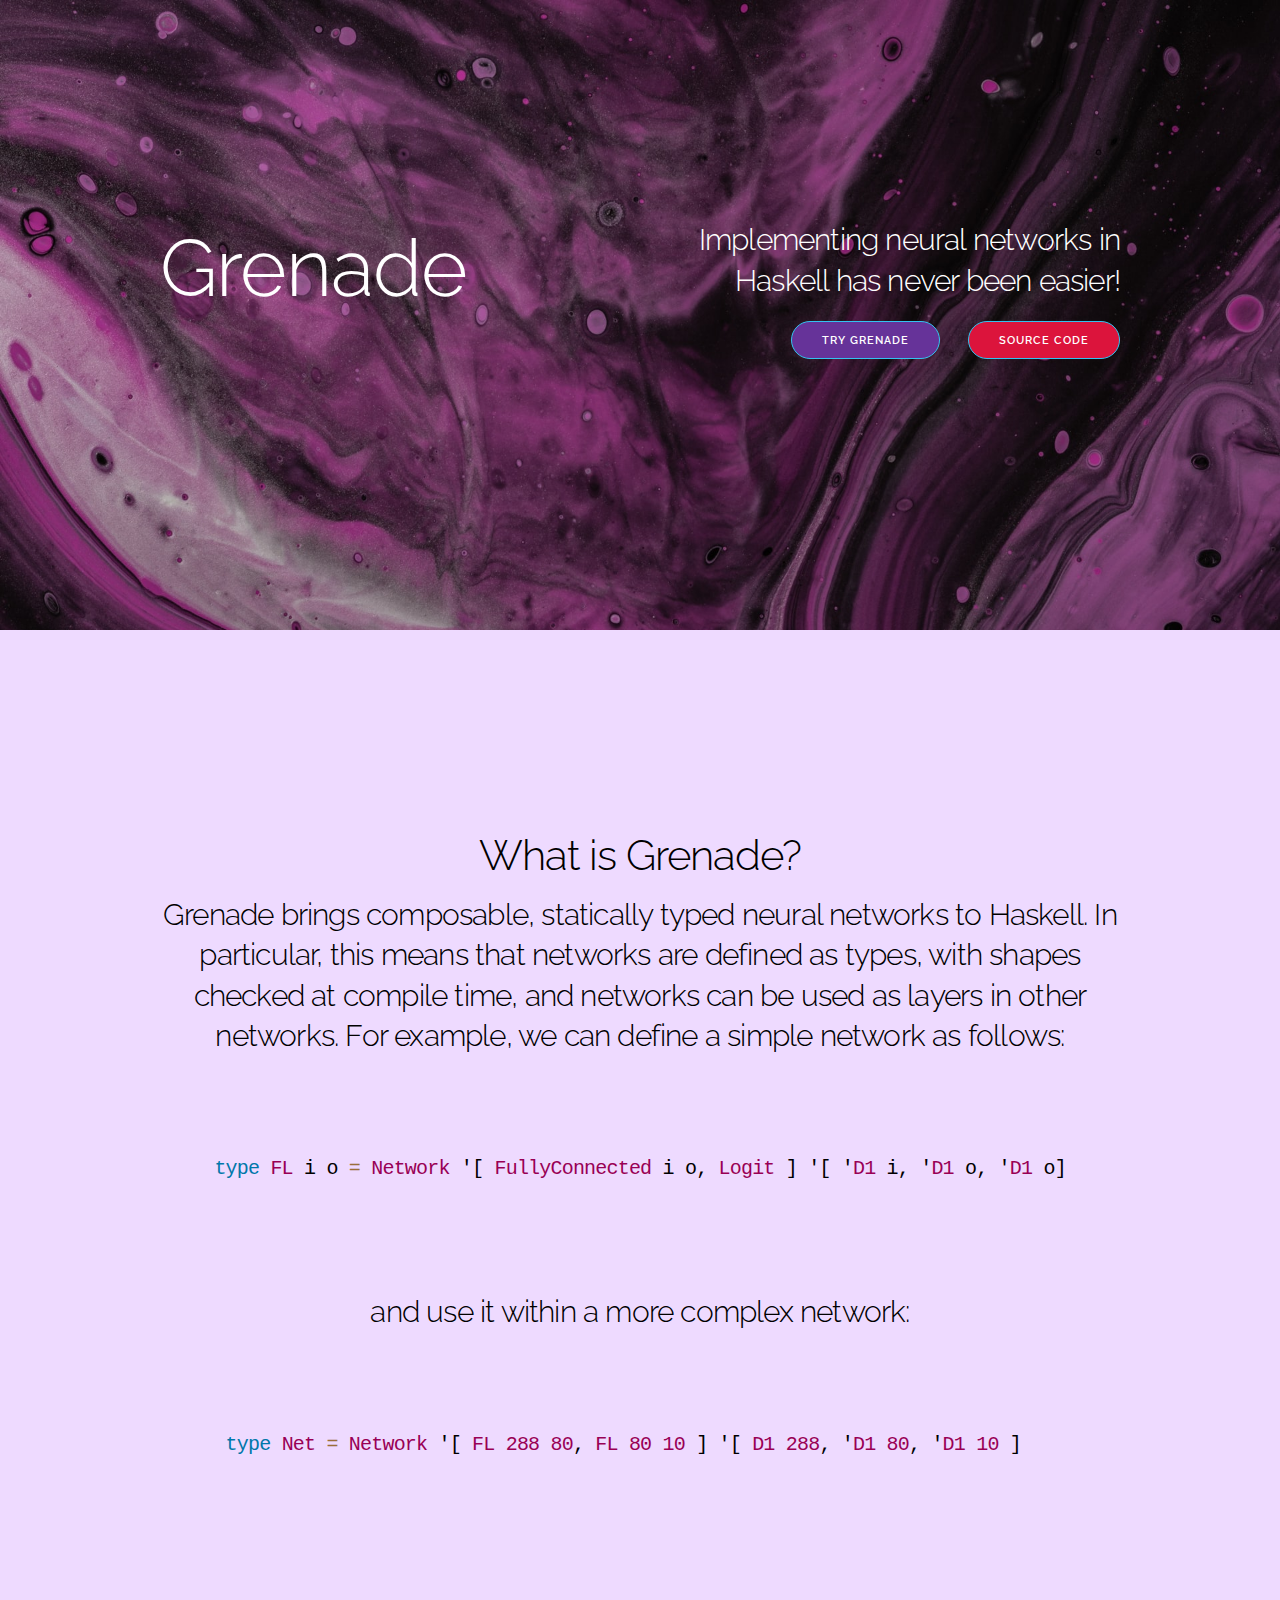
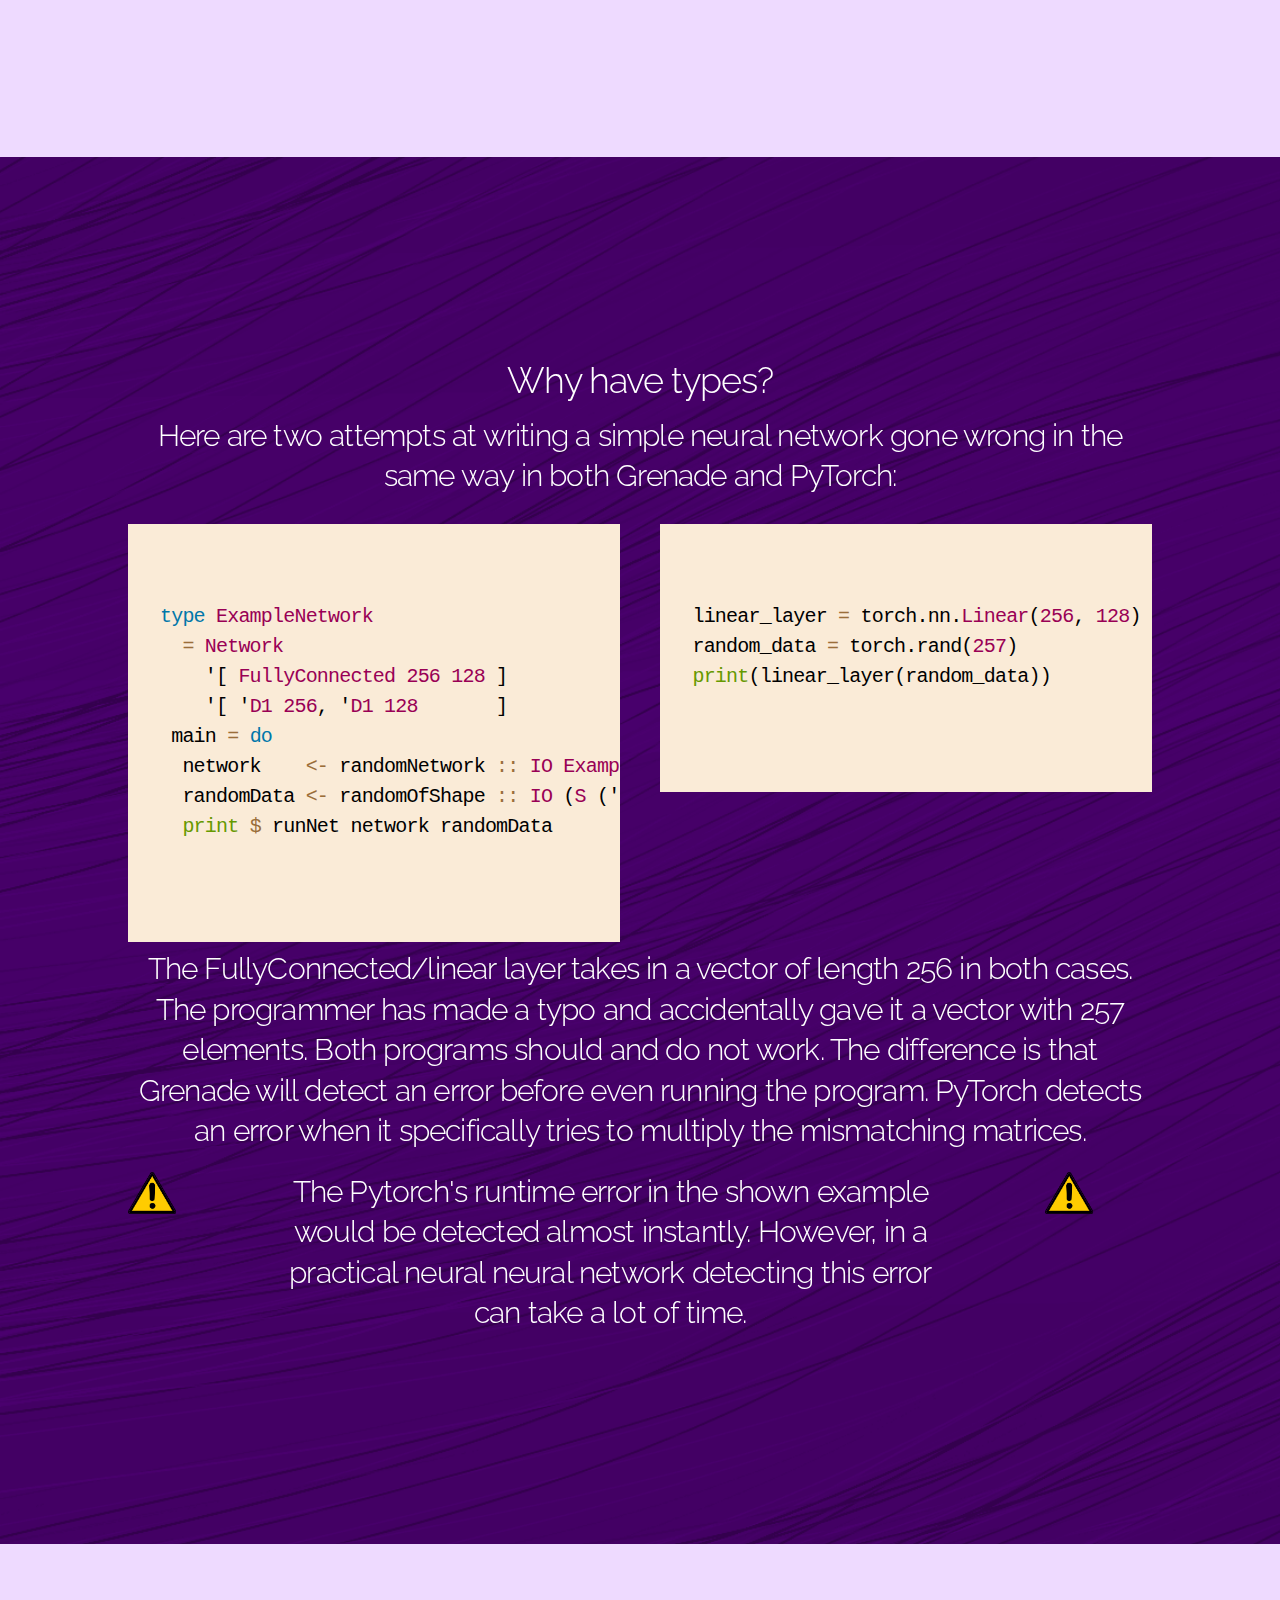
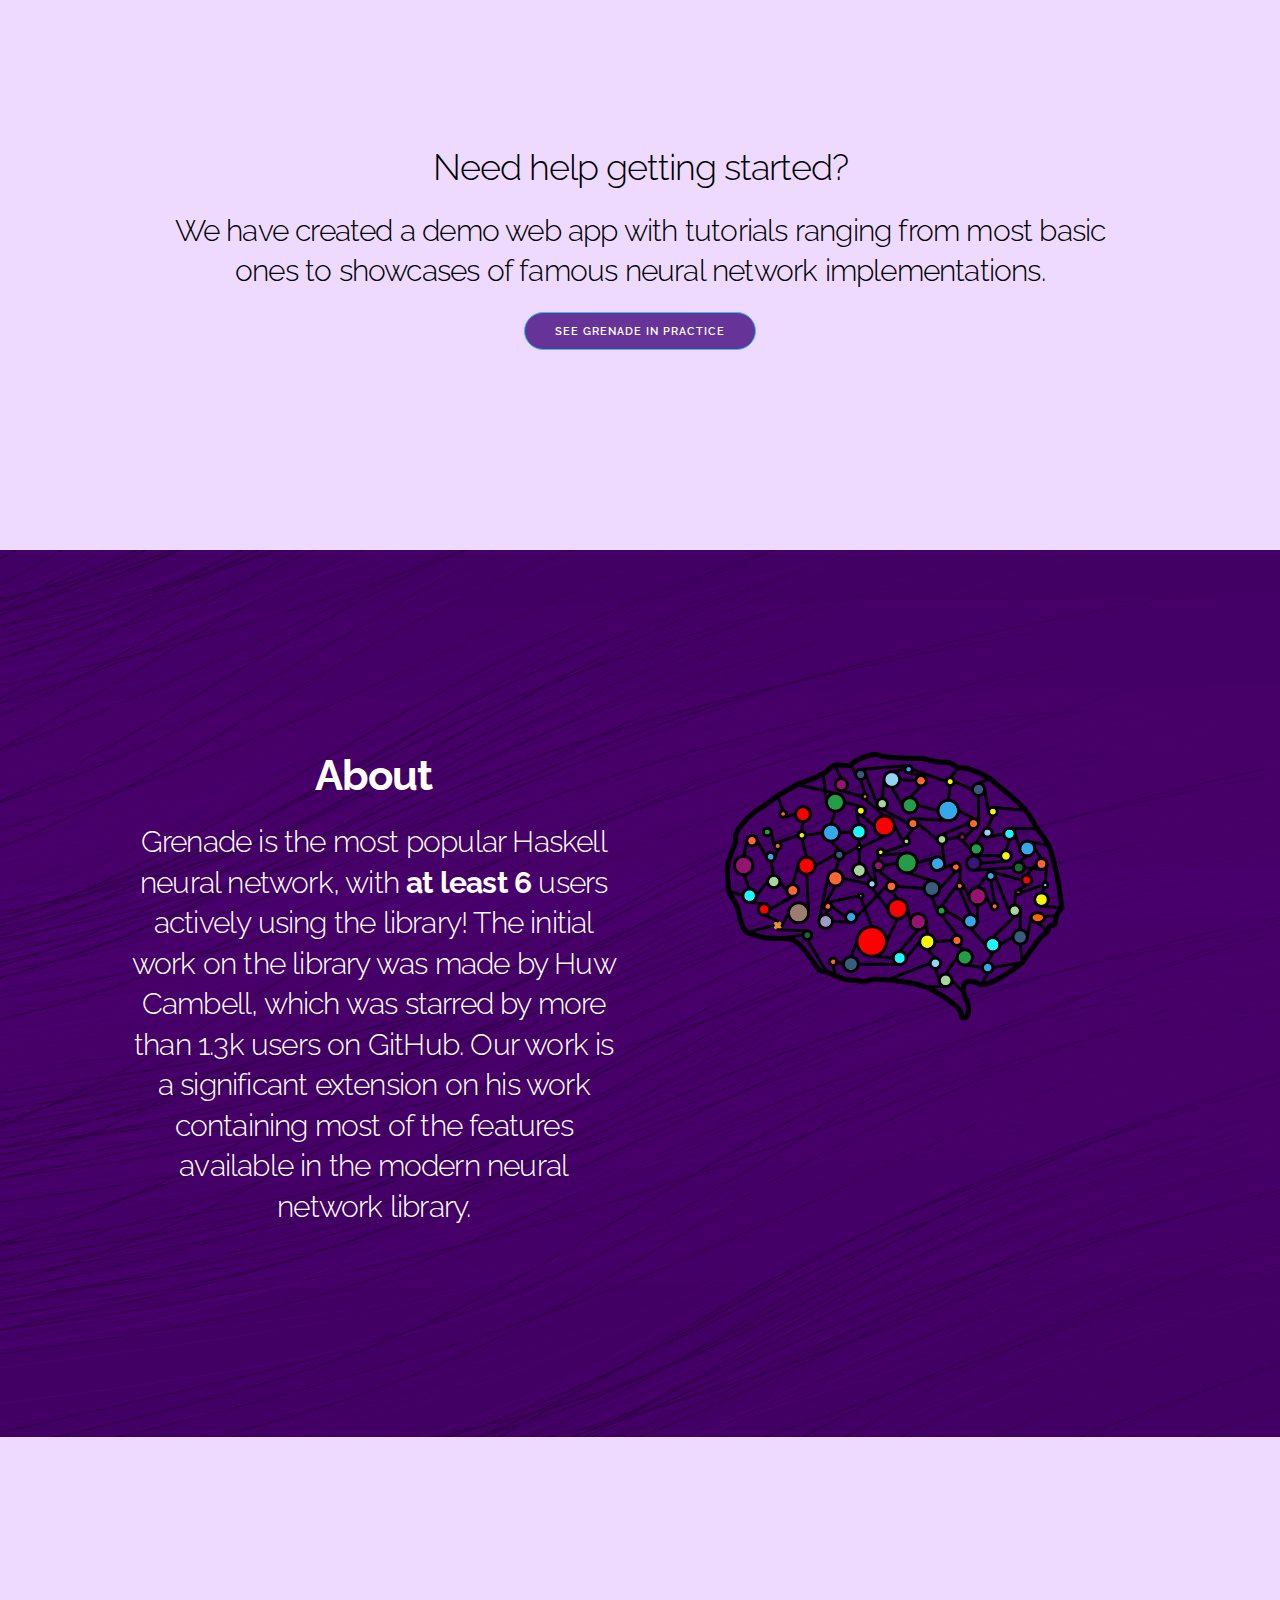
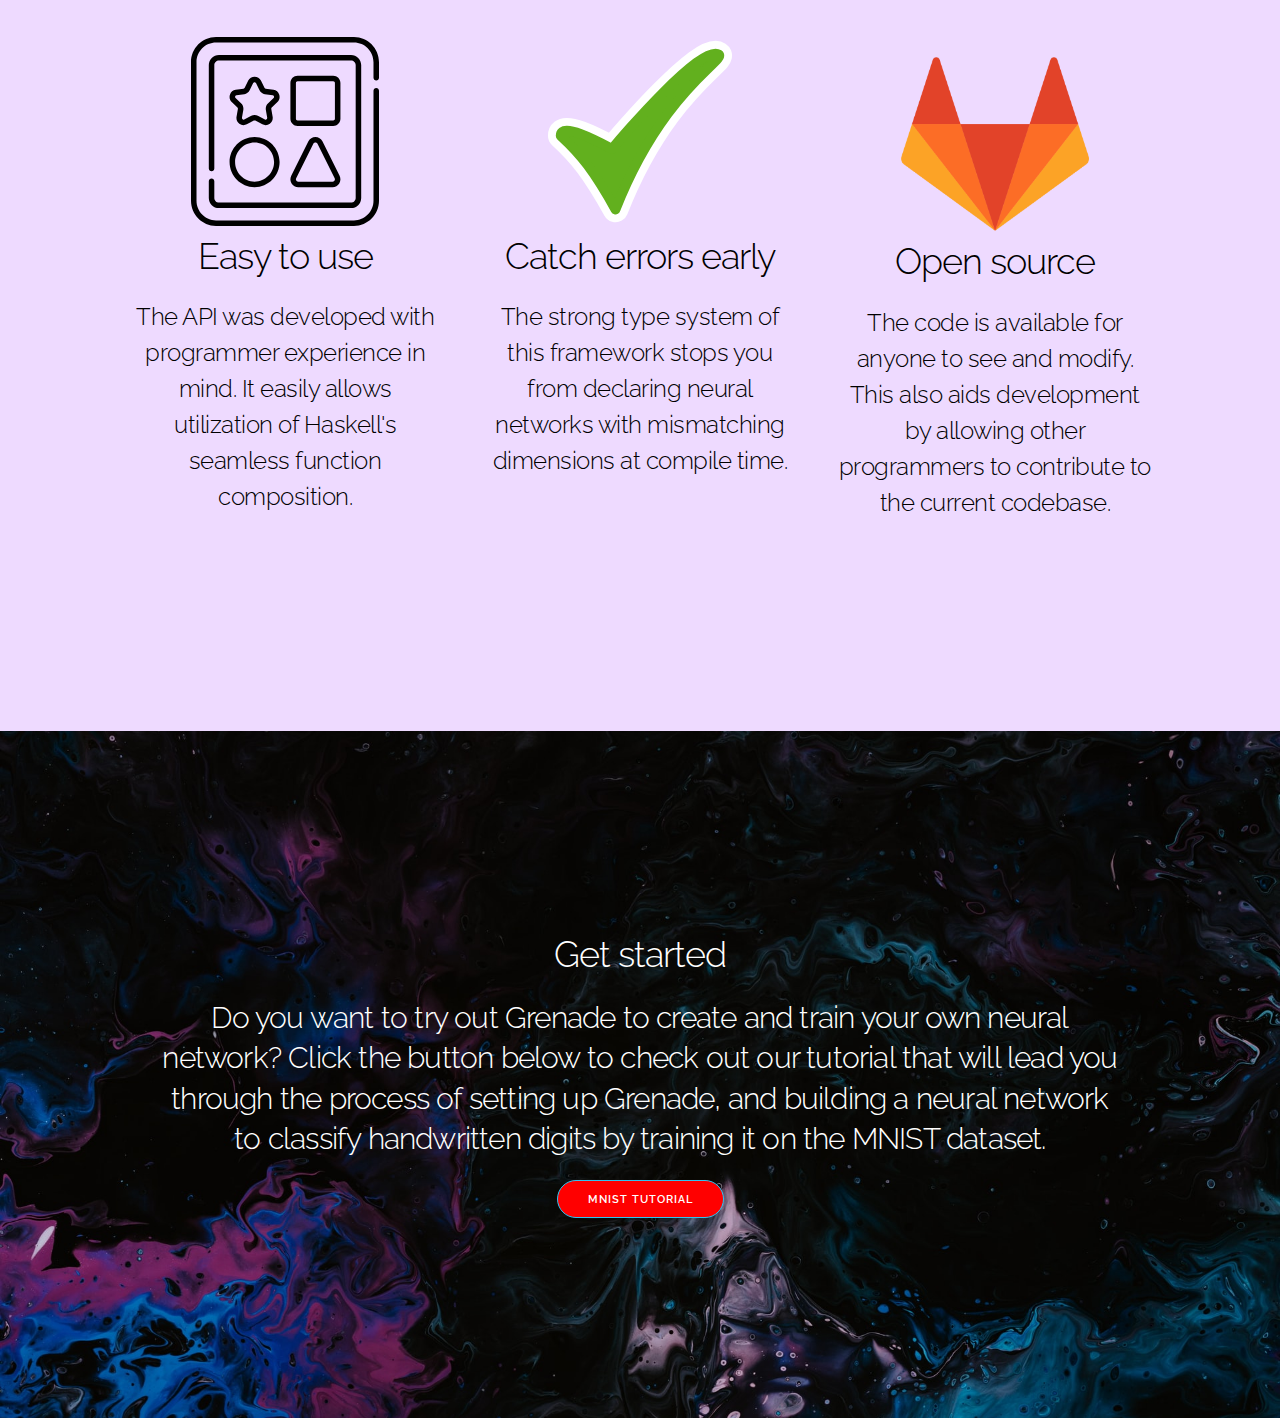
<file: index.html>
<!DOCTYPE html>
<html lang="en">
<head>

  <!-- Basic Page Needs
  –––––––––––––––––––––––––––––––––––––––––––––––––– -->
  <meta charset="utf-8">
  <title>Grenade: Haskell Neural Network Library</title>
  <meta name="description" content="">
  <meta name="author" content="">

  <!-- Mobile Specific Metas
  –––––––––––––––––––––––––––––––––––––––––––––––––– -->
  <meta name="viewport" content="width=device-width, initial-scale=1">

  <!-- FONT
  –––––––––––––––––––––––––––––––––––––––––––––––––– -->
  <link href='//fonts.googleapis.com/css?family=Raleway:400,300,600' rel='stylesheet' type='text/css'>

  <!-- CSS
  –––––––––––––––––––––––––––––––––––––––––––––––––– -->
  <link rel="stylesheet" href="css/normalize.css">
  <link rel="stylesheet" href="css/skeleton.css">
  <link rel="stylesheet" href="css/custom.css">
  <link rel="stylesheet" href="css/custom_index.css">
  <link rel="stylesheet" href="css/prism.css">

  <!-- Scripts
  –––––––––––––––––––––––––––––––––––––––––––––––––– -->
  <script src="//ajax.googleapis.com/ajax/libs/jquery/2.1.1/jquery.min.js"></script>

  <!-- Favicon
  –––––––––––––––––––––––––––––––––––––––––––––––––– -->
  <link rel="icon" type="image/svg" href="images/haskell-logo.svg">

</head>
<body>
  <script src="prism.js"></script>

  <!-- Primary Page Layout
  –––––––––––––––––––––––––––––––––––––––––––––––––– -->
  <div class="section introduction">
    <div class="container">
      <div class="row">
        <div class="one-half column">
          <h1>Grenade</h1>
        </div>
        <div class="one-half column">
          <div style="text-align: right">
            <h4>Implementing neural networks in Haskell has never been easier!</h4>
            <a class="button button-primary" style="background-color: rebeccapurple;" href="./demo.html">Try Grenade</a><span style="margin: 12px;"></span>
            <a class="button button-primary" style="background-color: crimson" href="https://gitlab.doc.ic.ac.uk/g206002126/grenade">Source code</a>
          </div>
        </div>
      </div>
    </div>
  </div>

  <div class="section what-is-grenade">
    <div class="container">
      <h2 class="section-heading">What is Grenade?</h2>
      <h4 class="hero-heading">
        Grenade brings composable, statically typed neural networks to Haskell. In particular, this means that networks are defined as types, with shapes checked at compile time, and networks can be used as layers in other networks. For example, we can define a simple network as follows:
      </h4>
      <pre>
        <code class="language-haskell" style="font-size: 2rem">
  type FL i o = Network '[ FullyConnected i o, Logit ] '[ 'D1 i, 'D1 o, 'D1 o]
        </code>
      </pre>
      <h4 class="hero-heading">
        and use it within a more complex network:
      </h4>
      <pre>
        <code class="language-haskell" style="font-size: 2rem">
   type Net = Network '[ FL 288 80, FL 80 10 ] '[ D1 288, 'D1 80, 'D1 10 ]
        </code>
      </pre>

    </div>
  </div>

  <div class="section why-have-types">
    <div class="container" style="max-width: 80%;">
      <div class="row">
        <h3 class="section-heading">Why have types?</h3>
      </div>
      <div class="row" style="justify-content: center; display: flex;">
        <h4 class="hero-heading">
          Here are two attempts at writing a simple neural network gone wrong
          in the same way in both Grenade and PyTorch:
        </h4>
      </div>
      <div class="row">
        <div class="six columns">
          <pre class="section-code" style="background: antiquewhite">
        <code class="language-haskell" style="font-size: 2rem;">
type ExampleNetwork
  = Network
    '[ FullyConnected 256 128 ]
    '[ 'D1 256, 'D1 128       ]
 main = do
  network    <- randomNetwork :: IO ExampleNetwork
  randomData <- randomOfShape :: IO (S ('D1 257))
  print $ runNet network randomData
        </code>
          </pre>
        </div>
        <div class="six columns">
          <pre class="section-code" style="background: antiquewhite;">
        <code class="language-haskell" style="font-size: 2rem;">
linear_layer = torch.nn.Linear(256, 128)
random_data = torch.rand(257)
print(linear_layer(random_data))
        </code>
          </pre>
        </div>
      </div>
      <div class="row" style="justify-content: center; display: flex;">
        <h4 class="hero-heading">
          The FullyConnected/linear layer takes in a vector of length 256 in both cases.
          The programmer has made a typo and accidentally gave it a vector with 257 elements.
          Both programs should and do not work. The difference is that Grenade will detect an error
          before even running the program. PyTorch detects an error when it specifically tries to
          multiply the mismatching matrices.
        </h4>
      </div>
      <div class="row" style="justify-content: space-between; display: flex;">
        <div class="one column warning">
        </div>
        <div class="eight columns">
          <h4 class="hero-heading">
            The Pytorch's runtime error in the shown example would be detected almost instantly.
            However, in a practical neural neural network detecting this error can take a lot of time.
          </h4>
        </div>
        <div class="one column warning">
        </div>
      </div>
    </div>
  </div>

  <div class="section get-started">
    <div class="container">
      <h3 class="hero-heading">Need help getting started?</h3>
      <h4 class="hero-heading">We have created a demo web app with tutorials ranging from most basic ones to showcases of famous neural network implementations.</h4>
      <a class="button button-primary" style="background-color: rebeccapurple;" href="./demo.html">See Grenade in practice</a>
    </div>
  </div>


  <div class="section about">
    <div class="container" style="max-width: 80%;">
      <div class="row">
        <div class="one-half column">
          <h2 class="hero-heading">
            <strong>About</strong>
          </h2>
          <h4 class="hero-heading">
            Grenade is the most popular Haskell neural network, with <strong>at least 6</strong> users actively 
            using the library! The initial work on the library was made by Huw Cambell, which was starred by more 
            than 1.3k users on GitHub. Our work is a significant extension on his work containing most of the features 
            available in the modern neural network library.
          </h4>
        </div>
        <div class="one-half column">
          <img class="u-max-full-width" src="images/artificial-neural-network-3501528_1920.png">
        </div>
      </div>
    </div>
  </div>

  <div class="section benefits">
    <div class="container" style="max-width: 80%">
      <div class="row">
        <div class="one-third column">
          <img style="max-width: 60%" src="images/shape-box.svg">
          <h3>Easy to use</h3>
          <h5 class="hero-heading">
              The API was developed with programmer experience in mind. It easily allows utilization of Haskell's seamless function composition.
          </h5>
        </div>
        <div class="one-third column">
          <img style="max-width: 60%" src="images/check-mark-1292787.svg">
          <h3>Catch errors early</h3>
          <h5 class="hero-heading">The strong type system of this framework stops you from declaring neural networks with mismatching dimensions at compile time.</h5>
        </div>
        <div class="one-third column">
          <img style="max-width: 60%; margin-top: 2rem" class="u-max-full-width" src="images/GitLab_Logo.png">
          <h3>Open source</h3>
          <h5 class="hero-heading">The code is available for anyone to see and modify. This also aids development by allowing other programmers to contribute to the current codebase.</h5>
        </div>
      </div>
    </div>
  </div>

  <div class="section tutorial">
    <div class="container">
      <div class="row">
        <h3>
          Get started
        </h3>
      </div>
      <div class="row">
        <h4 class="hero-heading">
          Do you want to try out Grenade to create and train your own neural network? Click the button below
          to check out our tutorial that will lead you through the process of setting up Grenade, and building 
          a neural network to classify handwritten digits by training it on the MNIST dataset.
        </h4>
      </div>
      <div class="row">
        <a class="button button-primary" style="background-color: red" href="./mnist.html">
          MNIST tutorial
        </a>
      </div>
    </div>
  </div>

<!-- End Document
  –––––––––––––––––––––––––––––––––––––––––––––––––– -->
</body>
</html>
</file>
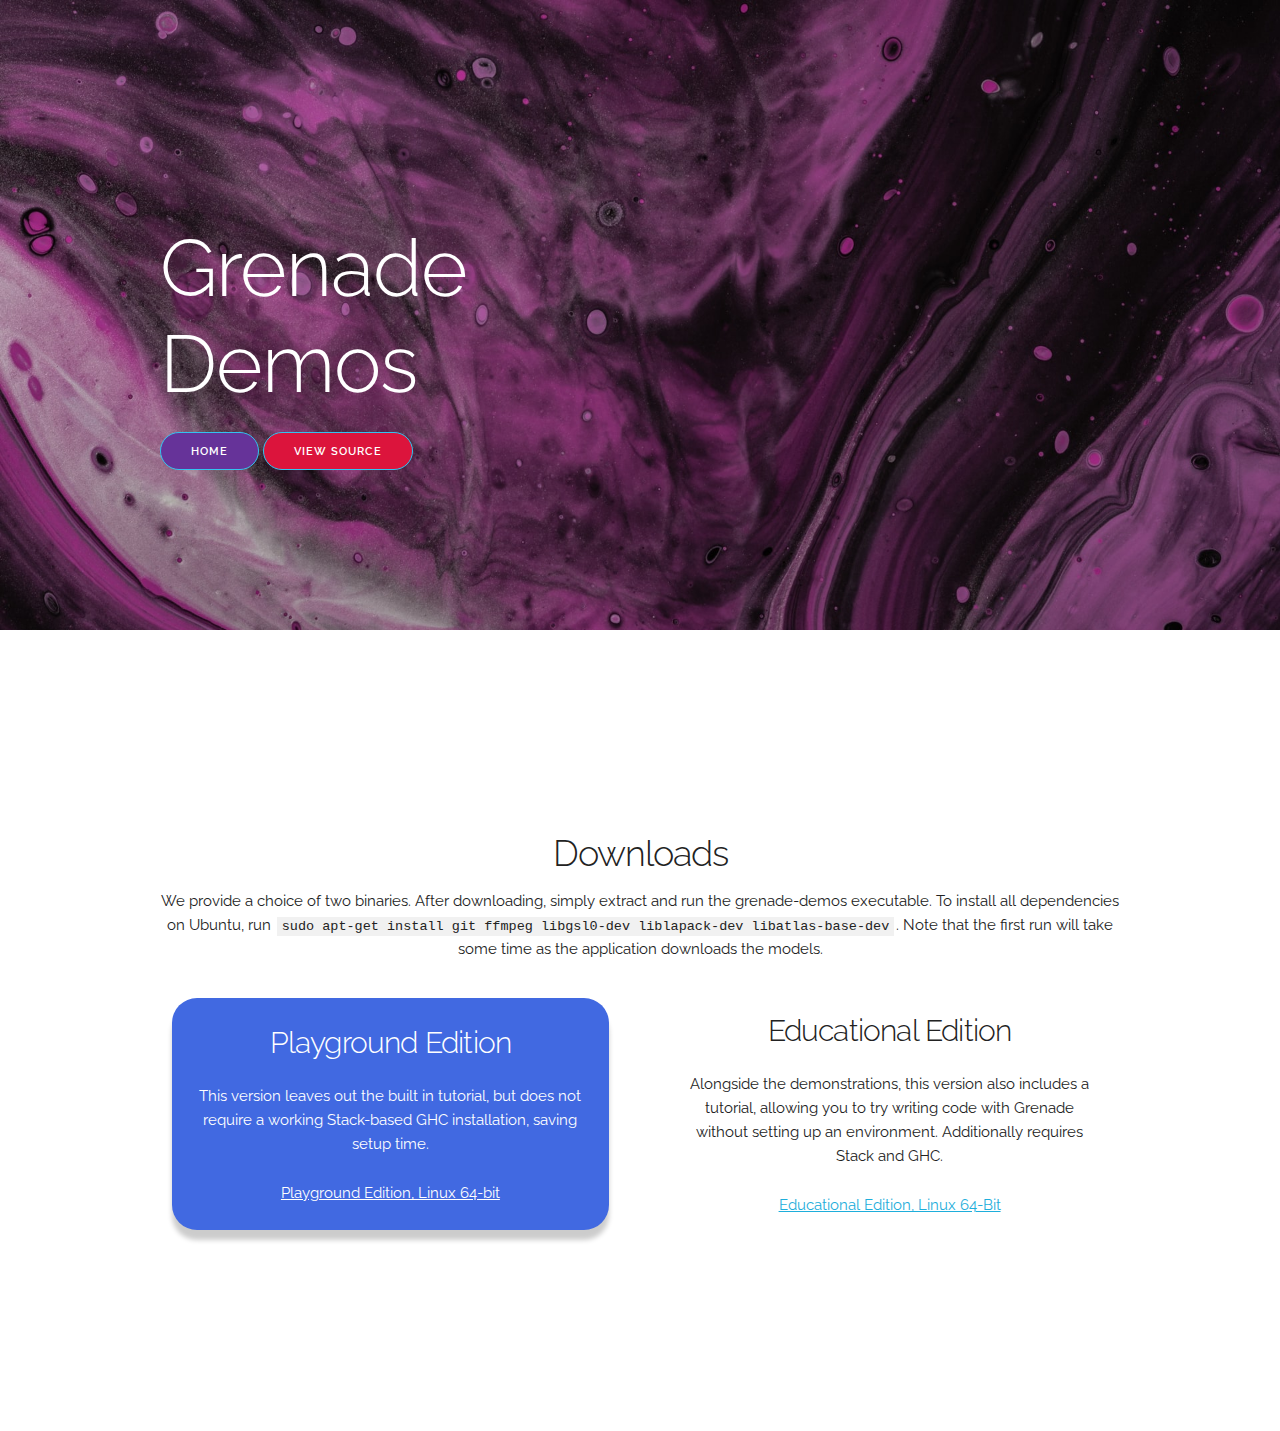
<file: demo.html>
<!DOCTYPE html>
<html lang="en">
<head>

  <!-- Basic Page Needs
  –––––––––––––––––––––––––––––––––––––––––––––––––– -->
  <meta charset="utf-8">
  <title>Grenade Demos</title>
  <meta name="description" content="">
  <meta name="author" content="">

  <!-- Mobile Specific Metas
  –––––––––––––––––––––––––––––––––––––––––––––––––– -->
  <meta name="viewport" content="width=device-width, initial-scale=1">

  <!-- FONT
  –––––––––––––––––––––––––––––––––––––––––––––––––– -->
  <link href='//fonts.googleapis.com/css?family=Raleway:400,300,600' rel='stylesheet' type='text/css'>

  <!-- CSS
  –––––––––––––––––––––––––––––––––––––––––––––––––– -->
  <link rel="stylesheet" href="css/normalize.css">
  <link rel="stylesheet" href="css/skeleton.css">
  <link rel="stylesheet" href="css/custom.css">

  <!-- Scripts
  –––––––––––––––––––––––––––––––––––––––––––––––––– -->
  <script src="//ajax.googleapis.com/ajax/libs/jquery/2.1.1/jquery.min.js"></script>

  <!-- Favicon
  –––––––––––––––––––––––––––––––––––––––––––––––––– -->
  <link rel="icon" type="image/svg" href="images/haskell-logo.svg">

</head>
<body>

  <!-- Primary Page Layout
  –––––––––––––––––––––––––––––––––––––––––––––––––– -->
  <div class="section introduction">
    <div class="container">
      <div class="row">
        <div class="one-half column">
          <h1>Grenade Demos</h1>
          <a class="button button-primary" style="background-color: rebeccapurple" href="./index.html">Home</a>
          <a class="button button-primary" style="background-color: crimson" href="https://gitlab.doc.ic.ac.uk/g206002126/webapp">View Source</a>
        </div>
      </div>
    </div>
  </div>

  <div class="section download-links">
    <div class="container">
      <h3 class="section-heading">Downloads</h3>
      <p>We provide a choice of two binaries. After downloading, simply extract and run the grenade-demos executable. 
        To install all dependencies on Ubuntu, run <code>sudo apt-get install git ffmpeg libgsl0-dev liblapack-dev libatlas-base-dev</code>.
        Note that the first run will take some time as the application downloads the models.
      </p>
      <div class="row">
        <div class="one-half column">
          <div style="text-align: center" class="purple-box">
            <h4>Playground Edition</h4>
            <p>
              This version leaves out the built in tutorial, but does not require a 
              working Stack-based GHC installation, saving setup time.
            </p>
            
            <span>
              <a href="https://www.dropbox.com/s/2ue2rga005s9iso/grenade-demos-linux-x64-playground.zip?dl=1">
                Playground Edition, Linux 64-bit
              </a>
            </span>
          </div>
        </div>
        <div class="one-half column">
          <div style="text-align: center" class="plain-box">
            <h4>Educational Edition</h4>
            <p>
              Alongside the demonstrations, this version also
              includes a tutorial, allowing you to try writing code with Grenade
              without setting up an environment. Additionally requires Stack and GHC.
            </p>
            <span>
              <a href="https://www.dropbox.com/s/hwh6dc6elabgbgc/grenade-demos-linux-x64-educational.zip?dl=1">
                Educational Edition, Linux 64-Bit
              </a>
            </span>
          </div>
        </div>
      </div>
    </div>
  </div>
<!-- End Document
  –––––––––––––––––––––––––––––––––––––––––––––––––– -->
</body>
</html>
</file>
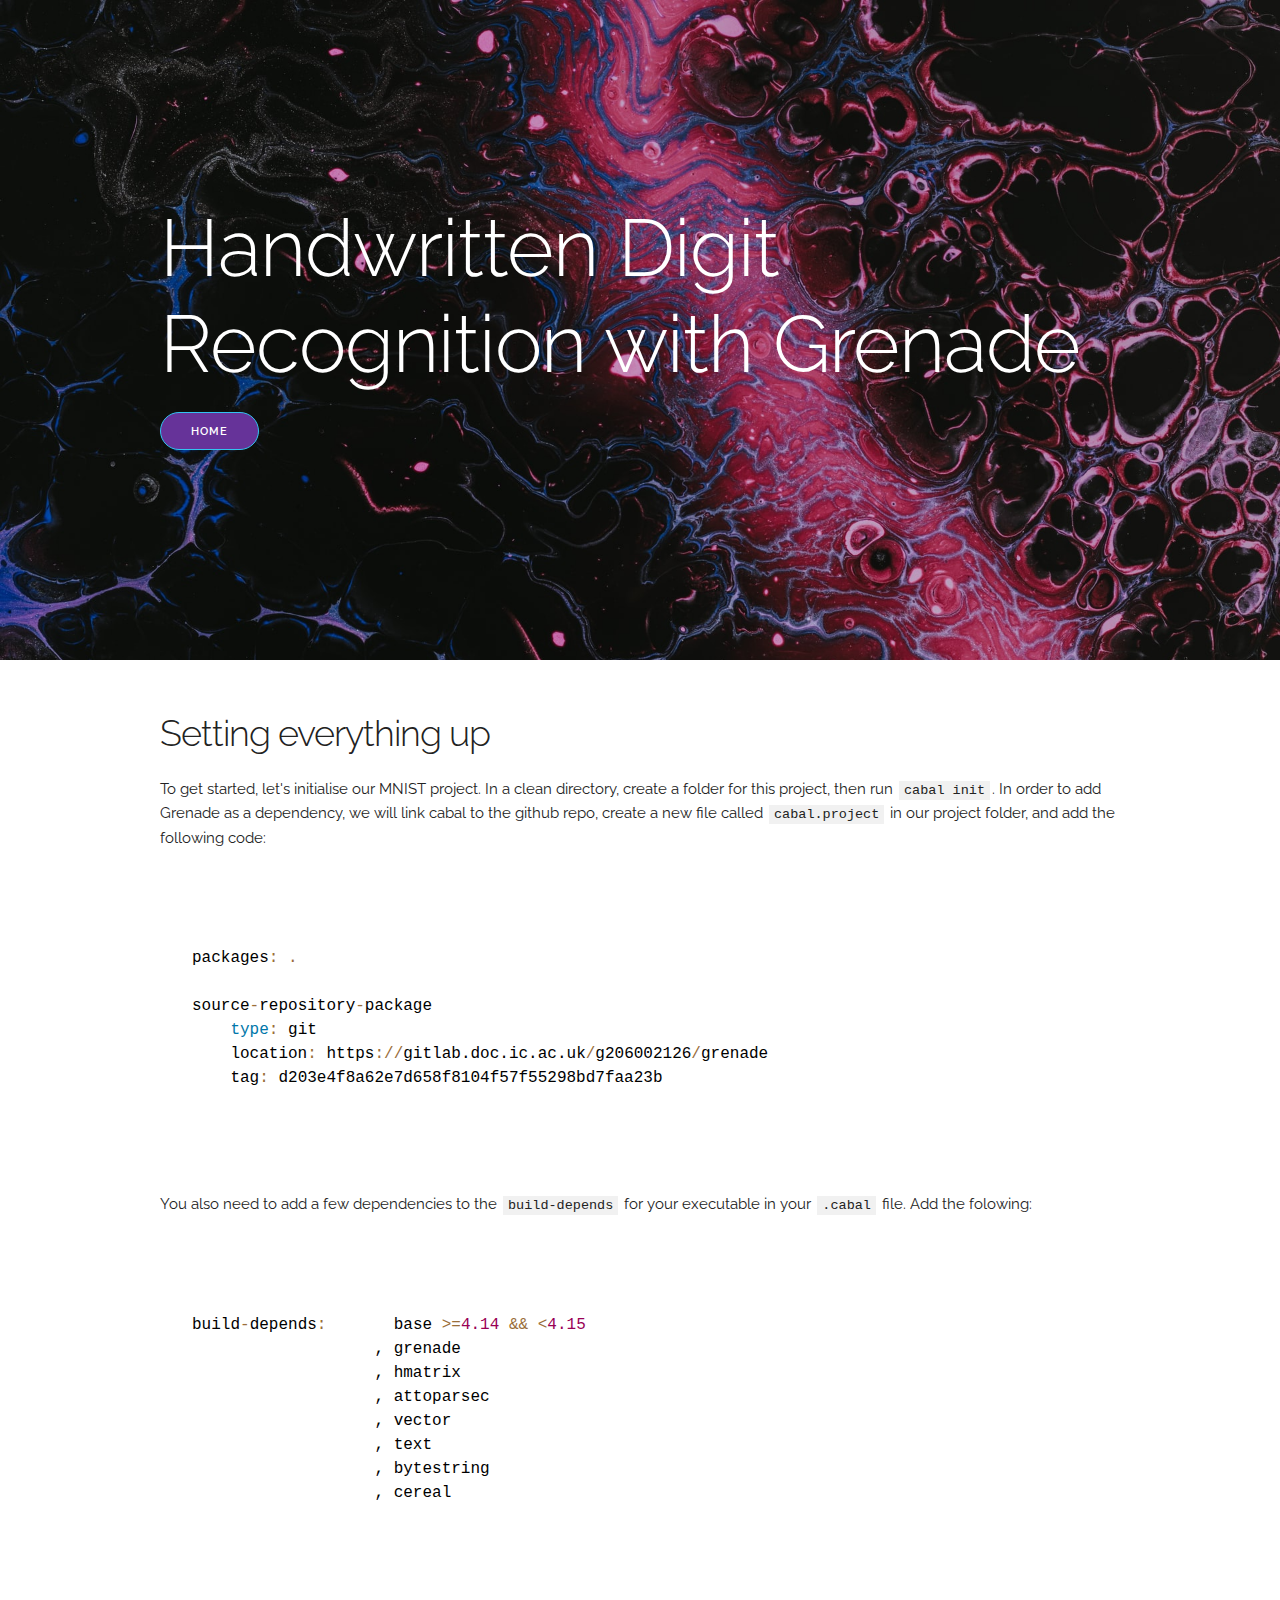
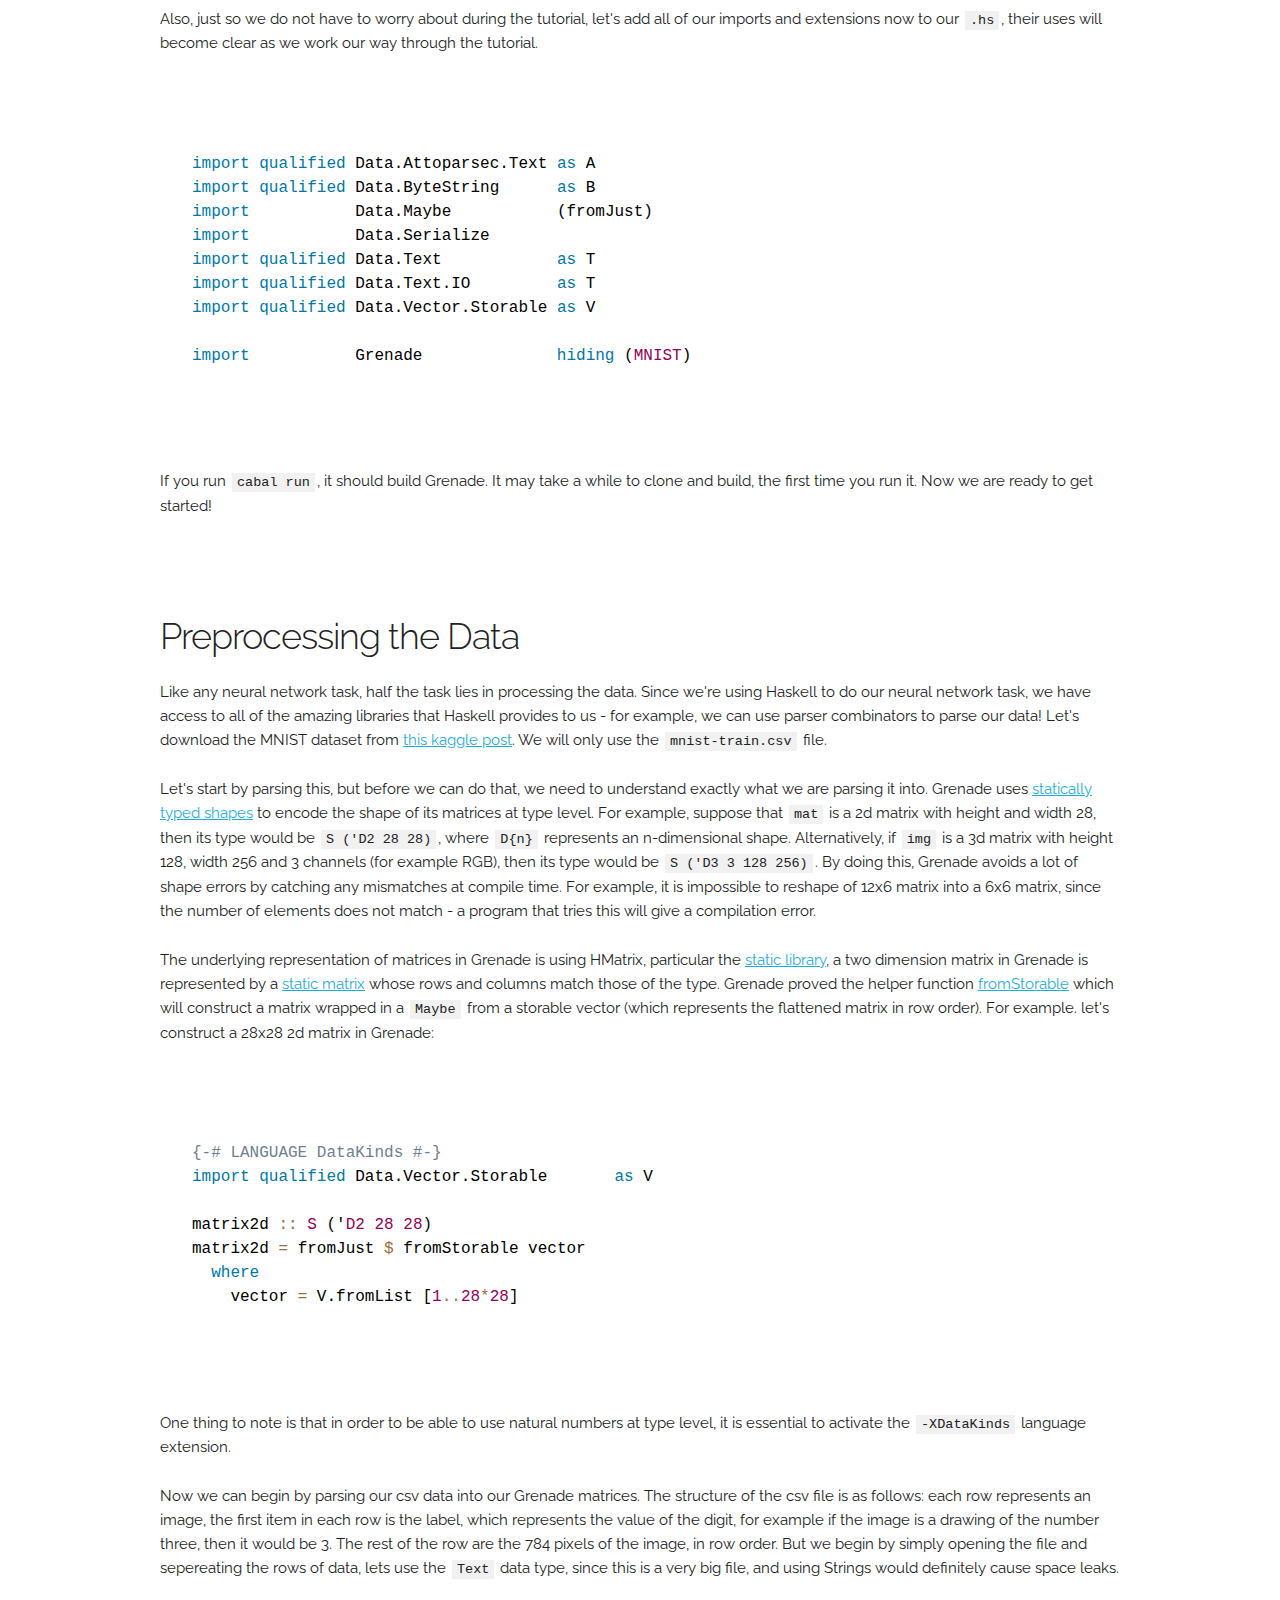
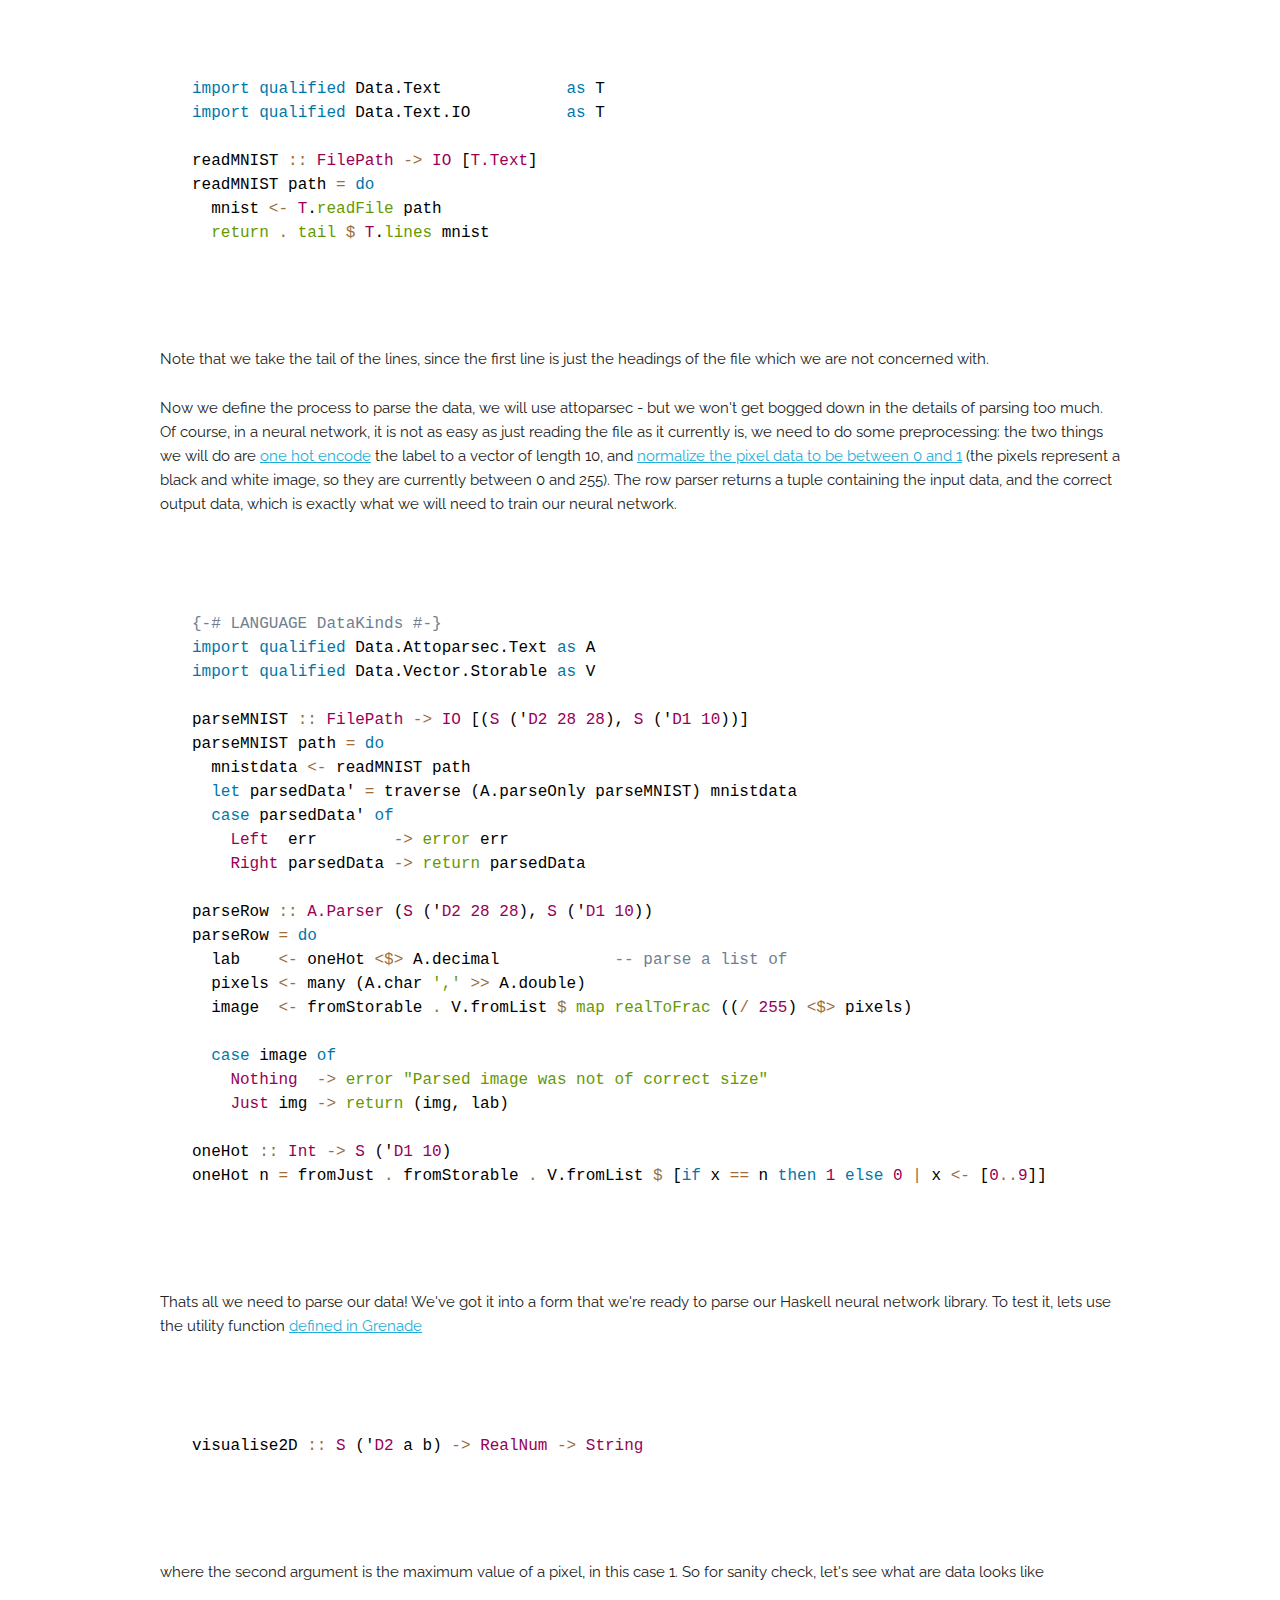
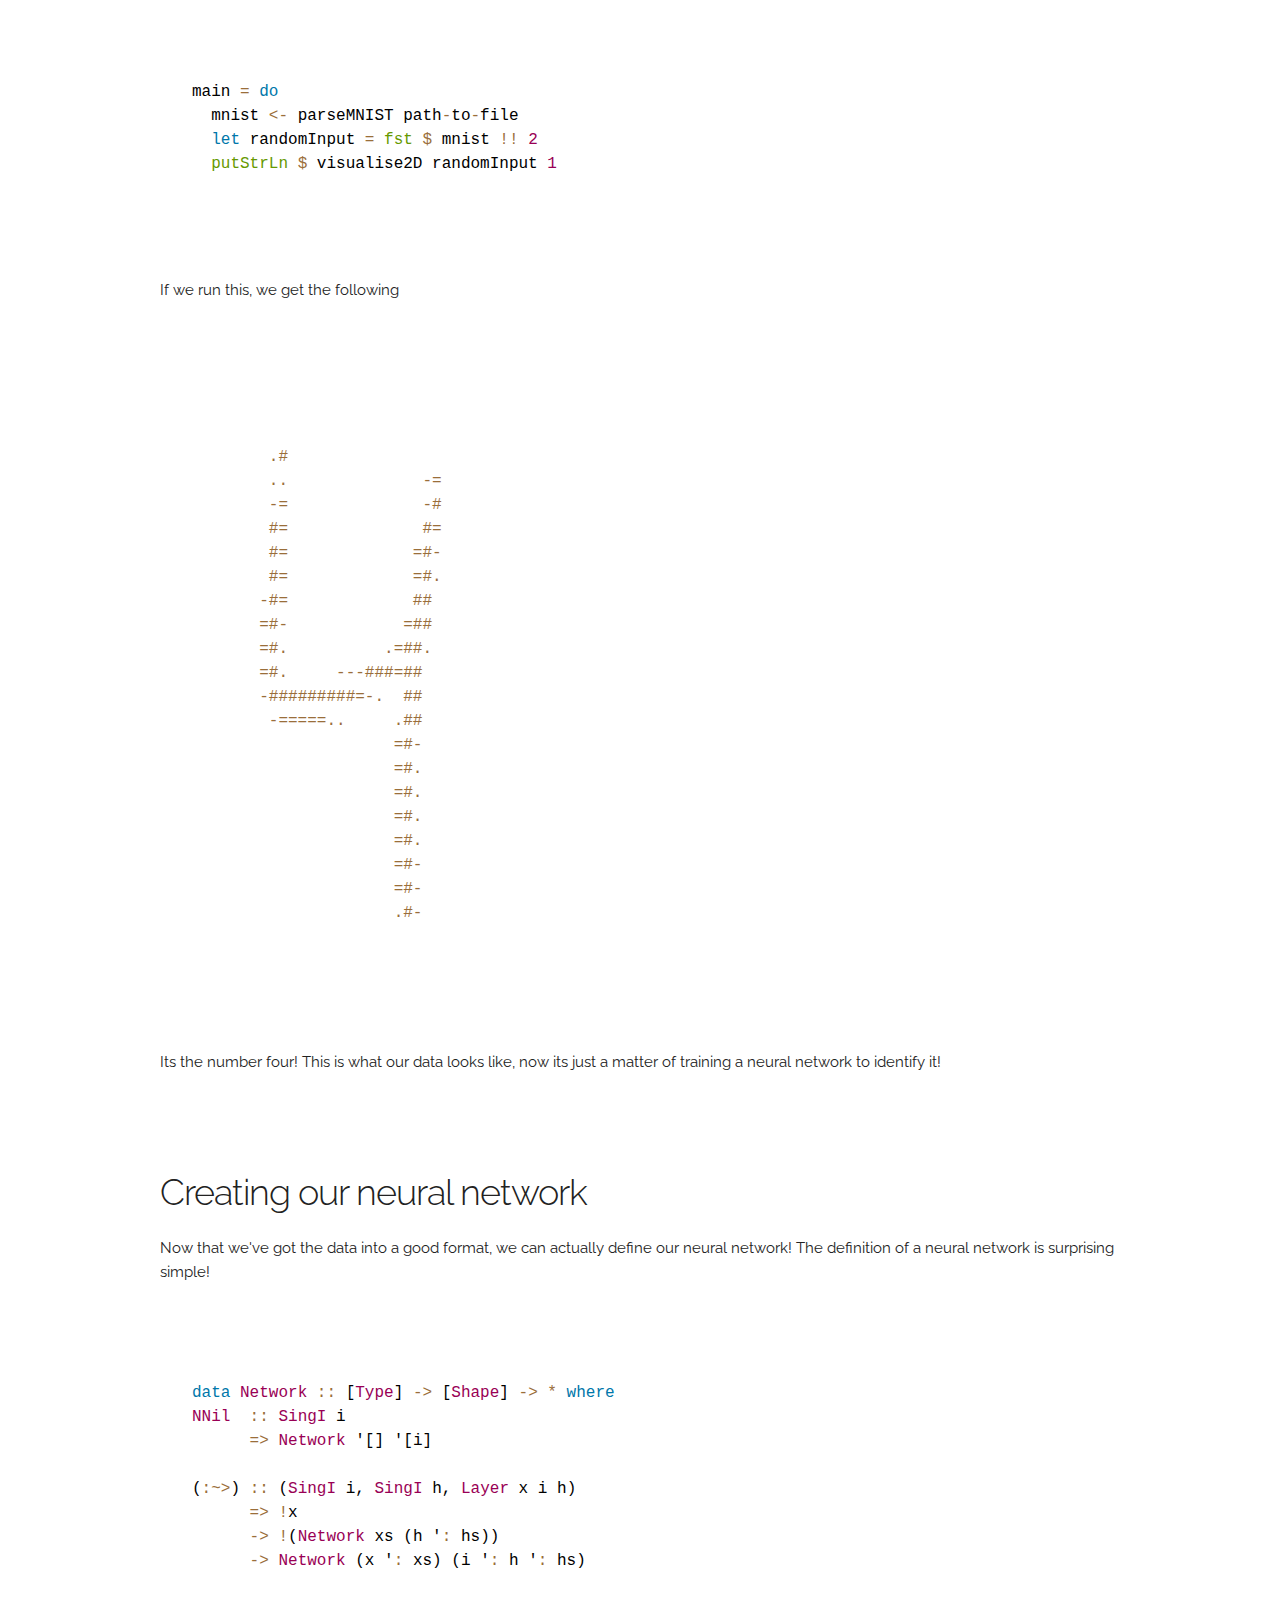
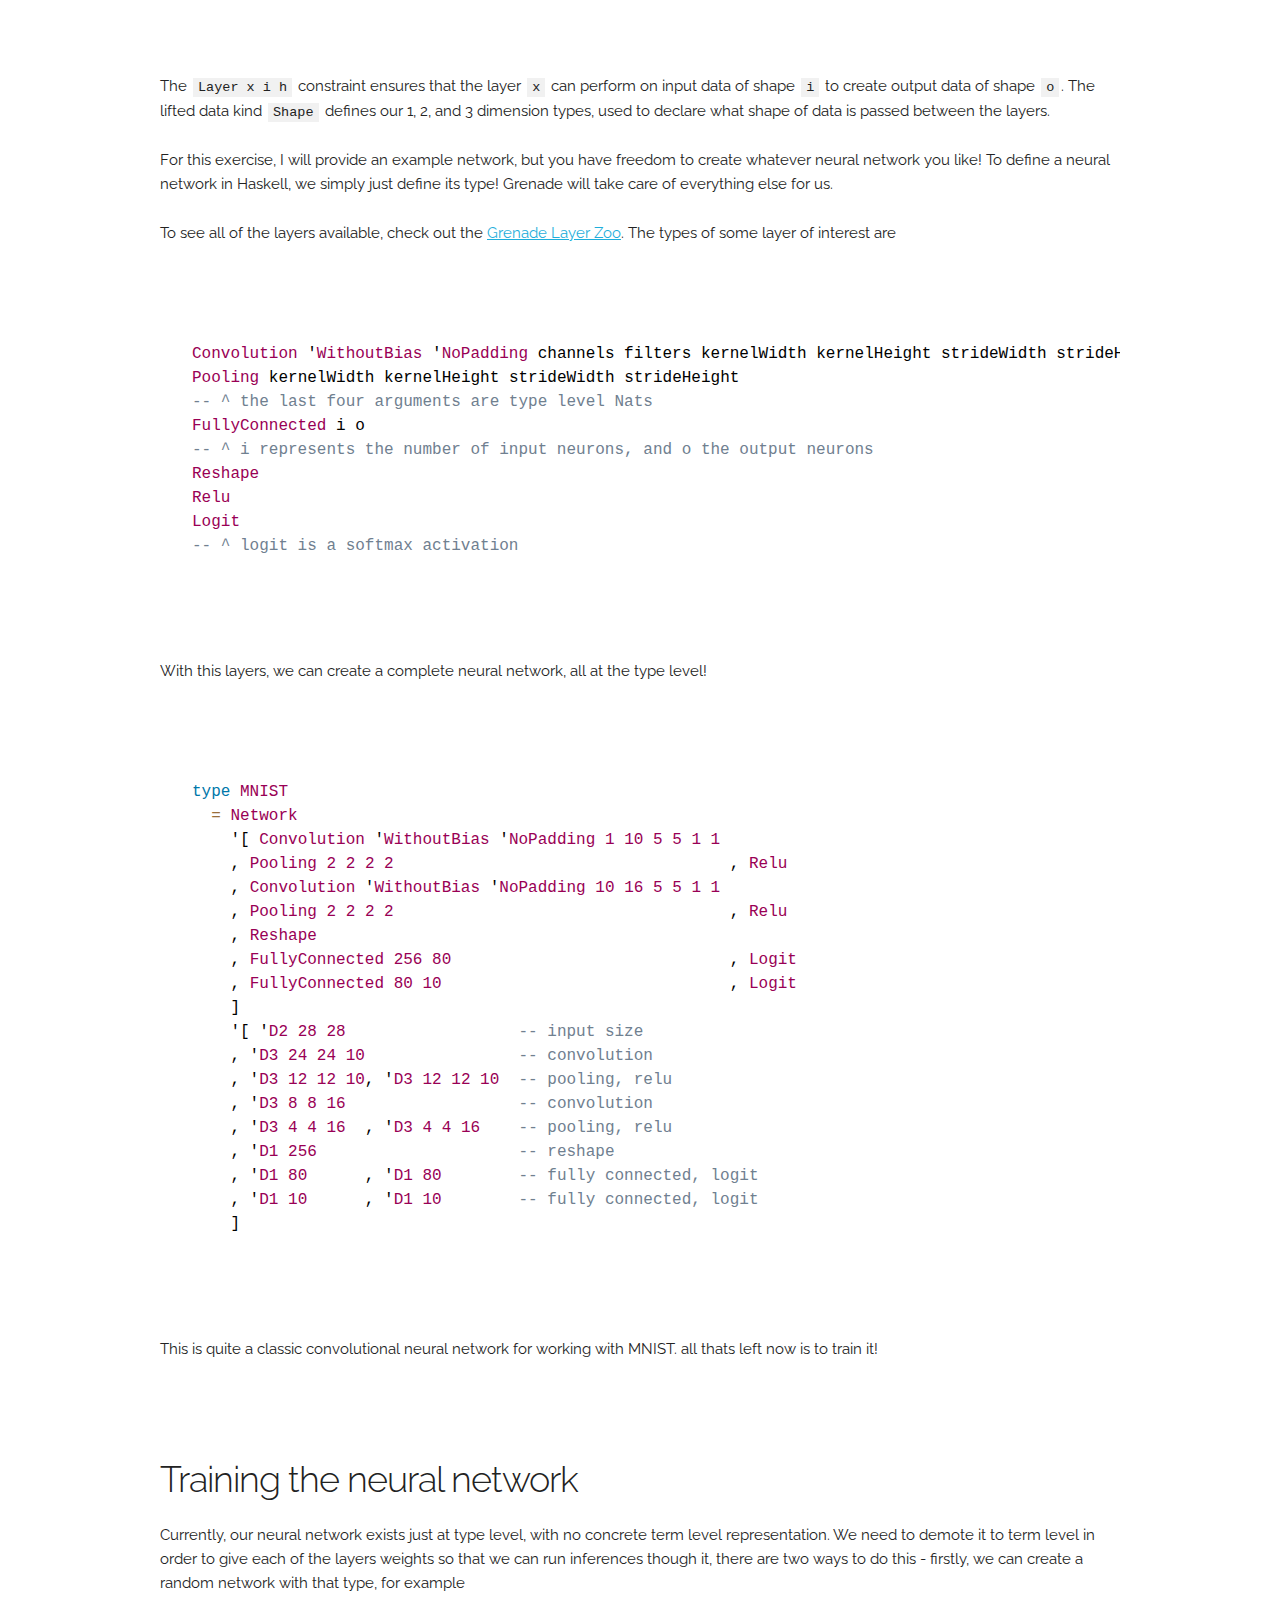
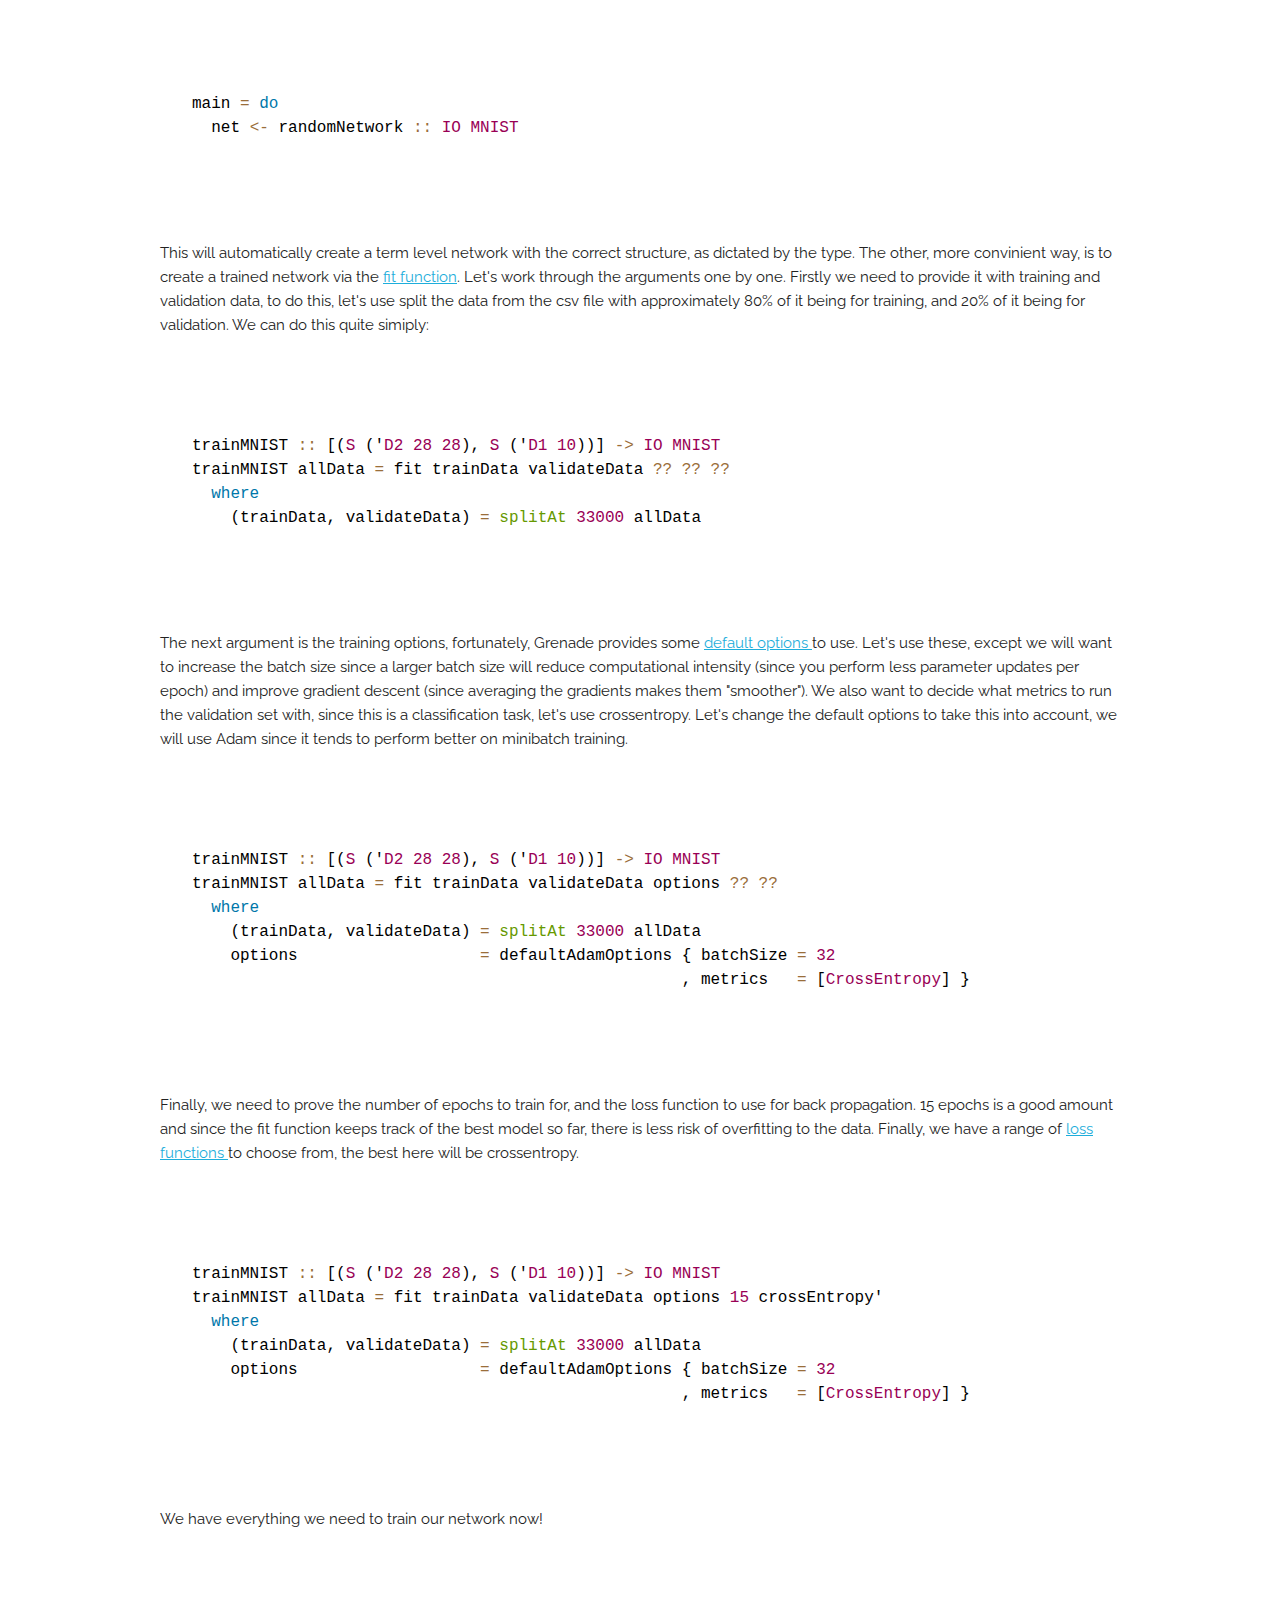
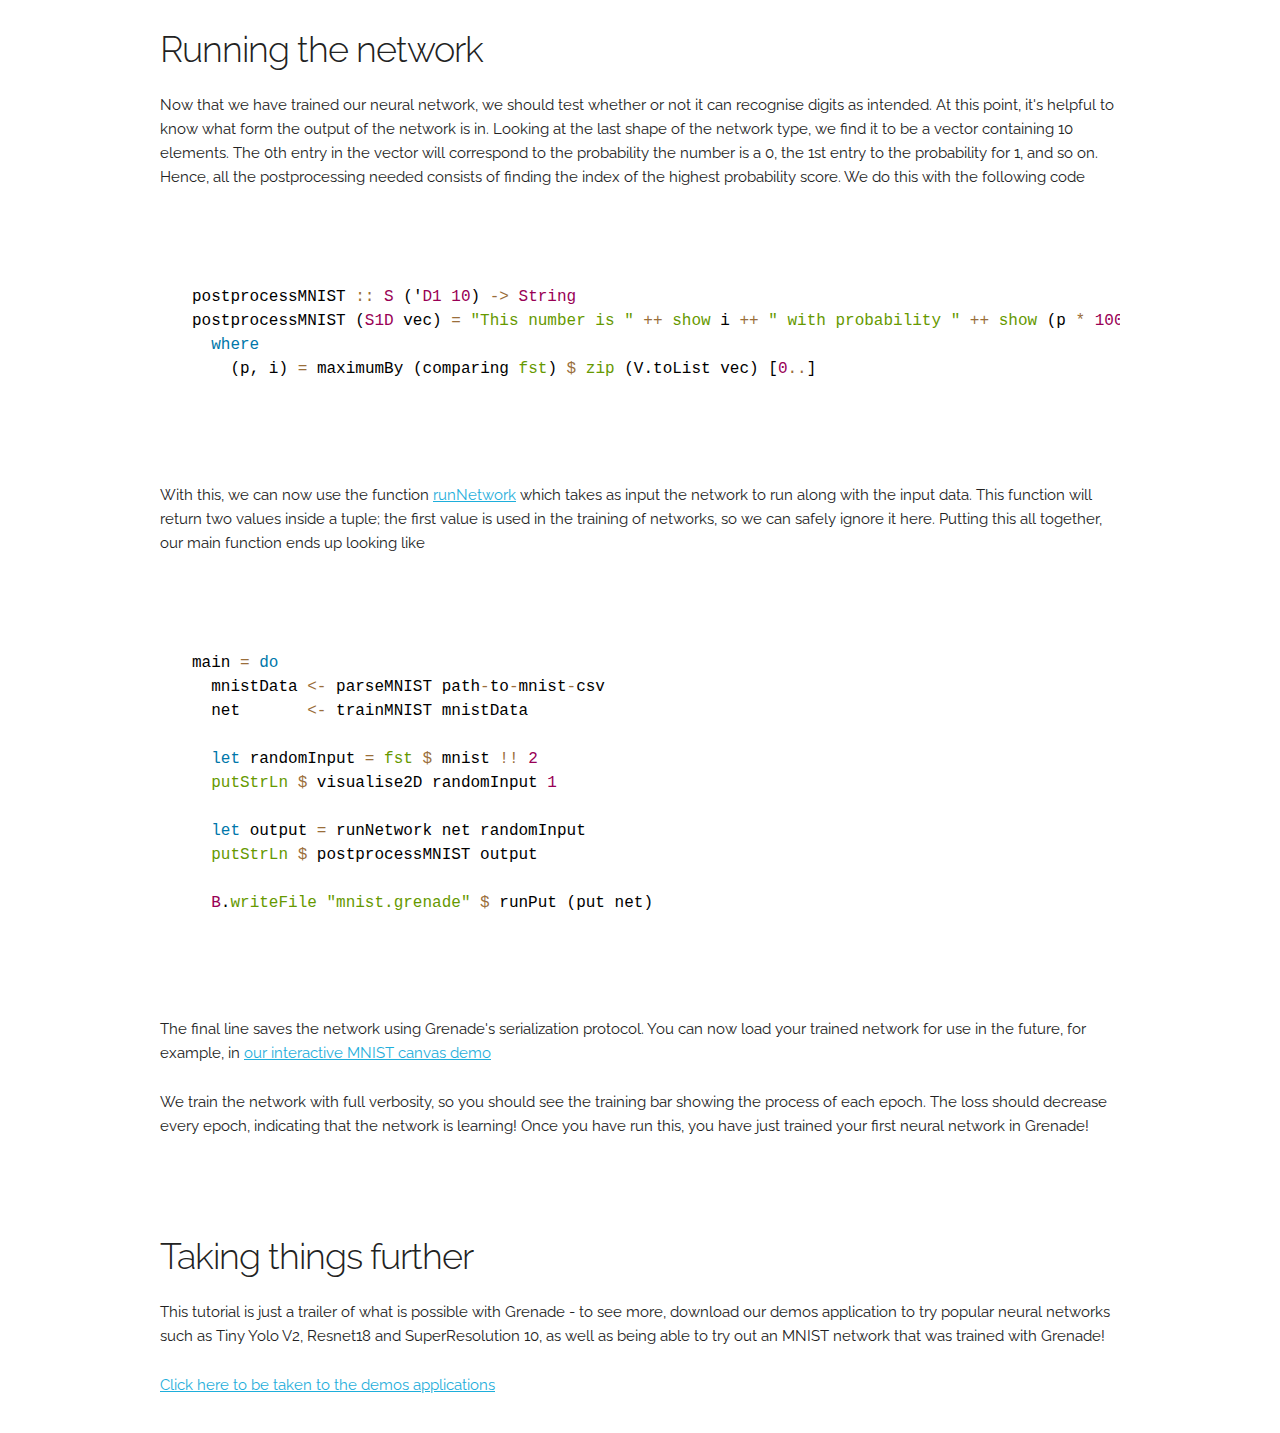
<file: mnist.html>
<!DOCTYPE html>
<html lang="en">
<head>

  <!-- Basic Page Needs
  –––––––––––––––––––––––––––––––––––––––––––––––––– -->
  <meta charset="utf-8">
  <title>MNIST in Grenade</title>
  <meta name="description" content="">
  <meta name="author" content="">

  <!-- Mobile Specific Metas
  –––––––––––––––––––––––––––––––––––––––––––––––––– -->
  <meta name="viewport" content="width=device-width, initial-scale=1">

  <!-- FONT
  –––––––––––––––––––––––––––––––––––––––––––––––––– -->
  <link href='//fonts.googleapis.com/css?family=Raleway:400,300,600' rel='stylesheet' type='text/css'>

  <!-- CSS
  –––––––––––––––––––––––––––––––––––––––––––––––––– -->
  <link rel="stylesheet" href="css/normalize.css">
  <link rel="stylesheet" href="css/skeleton.css">
  <link rel="stylesheet" href="css/custom.css">
  <link rel="stylesheet" href="css/prism.css">

  <!-- Scripts
  –––––––––––––––––––––––––––––––––––––––––––––––––– -->
  <script src="//ajax.googleapis.com/ajax/libs/jquery/2.1.1/jquery.min.js"></script>

  <!-- Favicon
  –––––––––––––––––––––––––––––––––––––––––––––––––– -->
  <link rel="icon" type="image/svg" href="images/haskell-logo.svg">

</head>
<body>
  <script src="prism.js"></script>
<!-- Primary Page Layout
–––––––––––––––––––––––––––––––––––––––––––––––––– -->
  <div class="text tutorial-header">
    <div class="container">
      <div class="row">
        <div class="twelve columns">
          <h1>Handwritten Digit Recognition with Grenade</h1>
          <a class="button button-primary" style="background-color: rebeccapurple" href="./index.html">Home</a>
        </div>
      </div>
    </div>
  </div>

  <div class="text tutorial_page">
    <div class="container">
      <h3>
        Setting everything up
      </h3>
      <p>
        To get started, let's initialise our MNIST project. In a clean directory, create a folder for this project, then run 
        <code>cabal init</code>. In order to add Grenade as a dependency, we will link cabal to the github repo,
        create a new file called <code>cabal.project</code> in our project folder, and add the following code:
      </p>
      <pre>
        <code class="language-haskell" style="font-size: 1.6rem">
packages: .

source-repository-package
    type: git
    location: https://gitlab.doc.ic.ac.uk/g206002126/grenade
    tag: d203e4f8a62e7d658f8104f57f55298bd7faa23b
        </code>
      </pre>
      <p>
        You also need to add a few dependencies to the <code>build-depends</code> for your 
        executable in your <code>.cabal</code> file. Add the folowing:
      </p>
      <pre>
        <code class="language-haskell" style="font-size: 1.6rem">
build-depends:       base >=4.14 && &lt;4.15
                   , grenade
                   , hmatrix
                   , attoparsec
                   , vector
                   , text
                   , bytestring
                   , cereal
        </code>
      </pre>
      <p>
        Also, just so we do not have to worry about during the tutorial, let's add all of our 
        imports and extensions now to our <code>.hs</code>, their uses will become clear as 
        we work our way through the tutorial.
      </p>
      <pre>
        <code class="language-haskell" style="font-size: 1.6rem">
import qualified Data.Attoparsec.Text as A
import qualified Data.ByteString      as B
import           Data.Maybe           (fromJust)
import           Data.Serialize
import qualified Data.Text            as T
import qualified Data.Text.IO         as T
import qualified Data.Vector.Storable as V

import           Grenade              hiding (MNIST)
        </code>
      </pre>
      <p>
        If you run <code>cabal run</code>,
        it should build Grenade. It may take a while to clone and build, the first time you run it.
        Now we are ready to get started!
      </p>
    </div>
  </div>

  <div class="text tutorial_page">
    <div class="container">
      <h3>
        Preprocessing the Data
      </h3>
      <p>
        Like any neural network task, half the task lies in processing the data. Since we're using Haskell to
        do our neural network task, we have access to all of the amazing libraries that Haskell provides to 
        us - for example, we can use parser combinators to parse our data! Let's download the MNIST dataset 
        from <a href="https://www.kaggle.com/oddrationale/mnist-in-csv">this kaggle post</a>. We will only use 
        the <code>mnist-train.csv</code> file. 
      </p>
      <p>
        Let's start by parsing this, but before we can do that, we need to understand exactly what we are parsing
        it into. Grenade uses 
        <a href="https://g206002126.pages.doc.ic.ac.uk/grenade/master/docs/Grenade-Core-Shape.html">statically typed shapes</a>
        to encode the shape of its matrices at type level. For example, suppose that <code>mat</code> is a 2d matrix 
        with height and width 28, then its type would be <code>S ('D2 28 28)</code>, where <code>D{n}</code> represents
        an n-dimensional shape. Alternatively, if <code>img</code> is a 3d matrix with height 128, width 256 and
        3 channels (for example RGB), then its type would be <code>S ('D3 3 128 256)</code>. By doing this,
        Grenade avoids a lot of shape errors by catching any mismatches at compile time. For example, it
        is impossible to reshape of 12x6 matrix into a 6x6 matrix, since the number of elements does not match 
        - a program that tries this will give a compilation error.
      </p>
      <p>
        The underlying representation of matrices in Grenade is using HMatrix, particular the 
        <a href="https://hackage.haskell.org/package/hmatrix-0.20.1/docs/Numeric-LinearAlgebra-Static.html">static library</a>,
        a two dimension matrix in Grenade is represented by a 
        <a href="https://hackage.haskell.org/package/hmatrix-0.20.1/docs/Numeric-LinearAlgebra-Static.html#t:L">static matrix</a> whose rows 
        and columns match those of the type. Grenade proved the helper function 
        <a href="https://g206002126.pages.doc.ic.ac.uk/grenade/master/docs/Grenade-Core-Shape.html#v:fromStorable">fromStorable</a>
        which will construct a matrix wrapped in a <code>Maybe</code> from a storable vector (which represents the flattened matrix in row order).
        For example. let's construct a 28x28 2d matrix in Grenade:
      </p>
      <pre>
        <code class="language-haskell" style="font-size: 1.6rem">
{-# LANGUAGE DataKinds #-}
import qualified Data.Vector.Storable       as V

matrix2d :: S ('D2 28 28)
matrix2d = fromJust $ fromStorable vector
  where 
    vector = V.fromList [1..28*28]
        </code>
      </pre>
      <p>
        One thing to note is that in order to be able to use natural numbers at type level, it is essential to
        activate the <code>-XDataKinds</code> language extension. 
      </p>
      <p>
        Now we can begin by parsing our csv data into our Grenade matrices. The structure of the csv file is as follows:
        each row represents an image, the first item in each row is the label, which represents the value of the digit,
        for example if the image is a drawing of the number three, then it would be 3. The rest of the row are the 
        784 pixels of the image, in row order. But we begin by simply opening the file and sepereating the rows of data,
        lets use the <code>Text</code> data type, since this is a very big file, and using Strings would definitely 
        cause space leaks.
      </p>
      <pre>
        <code class="language-haskell" style="font-size: 1.6rem">
import qualified Data.Text             as T
import qualified Data.Text.IO          as T

readMNIST :: FilePath -> IO [T.Text]
readMNIST path = do 
  mnist <- T.readFile path 
  return . tail $ T.lines mnist
        </code>
      </pre>
      <p>
        Note that we take the tail of the lines, since the first line is just the headings of the file which 
        we are not concerned with.
      </p>
      <p>
        Now we define the process to parse the data, we will use attoparsec - but we won't get bogged down in the 
        details of parsing too much. 
        Of course, in a neural network, it is not as easy as 
        just reading the file as it currently is, we need to do some preprocessing: the two things we will do 
        are <a href="https://en.wikipedia.org/wiki/One-hot">one hot encode</a> the label to a vector of length 10, and 
        <a href="https://machinelearningmastery.com/how-to-improve-neural-network-stability-and-modeling-performance-with-data-scaling/">normalize the 
        pixel data to be between 0 and 1</a> (the pixels represent a black and white image, so they are currently
        between 0 and 255). The row parser returns a tuple containing the input data, and the correct output 
        data, which is exactly what we will need to train our neural network.
      </p>
      <pre>
        <code class="language-haskell" style="font-size: 1.6rem">
{-# LANGUAGE DataKinds #-}
import qualified Data.Attoparsec.Text as A
import qualified Data.Vector.Storable as V

parseMNIST :: FilePath -> IO [(S ('D2 28 28), S ('D1 10))]
parseMNIST path = do
  mnistdata <- readMNIST path
  let parsedData' = traverse (A.parseOnly parseMNIST) mnistdata
  case parsedData' of 
    Left  err        -> error err 
    Right parsedData -> return parsedData
        
parseRow :: A.Parser (S ('D2 28 28), S ('D1 10))
parseRow = do
  lab    <- oneHot <$> A.decimal            -- parse a list of 
  pixels <- many (A.char ',' >> A.double)
  image  <- fromStorable . V.fromList $ map realToFrac ((/ 255) <$> pixels)

  case image of 
    Nothing  -> error "Parsed image was not of correct size"
    Just img -> return (img, lab)

oneHot :: Int -> S ('D1 10)
oneHot n = fromJust . fromStorable . V.fromList $ [if x == n then 1 else 0 | x <- [0..9]]
        </code>
      </pre>
      <p>
        Thats all we need to parse our data! We've got it into a form that we're ready to parse 
        our Haskell neural network library. To test it, lets use the utility function 
        <a href="https://g206002126.pages.doc.ic.ac.uk/grenade/master/docs/Grenade-Core-Shape.html#v:visualise2D">defined in Grenade</a>
      </p>
      <pre>
        <code class="language-haskell" style="font-size: 1.6rem">
visualise2D :: S ('D2 a b) -> RealNum -> String
        </code>
      </pre>
      <p>
        where the second argument is the maximum value of a pixel, in this case 1. So for sanity check, let's see 
        what are data looks like
      </p>
      <pre>
        <code class="language-haskell" style="font-size: 1.6rem">
main = do
  mnist <- parseMNIST path-to-file
  let randomInput = fst $ mnist !! 2
  putStrLn $ visualise2D randomInput 1
        </code>
      </pre>
      <p>
        If we run this, we get the following
      </p>
      <pre>   
        <code class="language-haskell" style="font-size: 1.6rem">

        .#      
        ..              -=      
        -=              -#      
        #=              #=      
        #=             =#-      
        #=             =#.      
       -#=             ##       
       =#-            =##       
       =#.          .=##.       
       =#.     ---###=##        
       -#########=-.  ##        
        -=====..     .##        
                     =#-        
                     =#.        
                     =#.        
                     =#.        
                     =#.        
                     =#-        
                     =#-        
                     .#-        

        </code>
      </pre>
      <p>
        Its the number four! This is what our data looks like, now its just a matter of training a neural network 
        to identify it!
      </p>
    </div>
  </div>

  <div class="text tutorial_page">
    <div class="container">
      <h3>
        Creating our neural network
      </h3>
      <p>
        Now that we've got the data into a good format, we can actually define our neural network!
        The definition of a neural network is surprising simple!
      </p>
      <pre>
        <code class="language-haskell" style="font-size: 1.6rem">
data Network :: [Type] -> [Shape] -> * where
NNil  :: SingI i
      => Network '[] '[i]

(:~>) :: (SingI i, SingI h, Layer x i h)
      => !x
      -> !(Network xs (h ': hs))
      -> Network (x ': xs) (i ': h ': hs)
        </code>
      </pre>
      <p>
        The <code>Layer x i h</code> constraint ensures that the layer <code>x</code> can perform on input 
        data of shape <code>i</code> to create output data of shape <code>o</code>. The lifted data kind 
        <code>Shape</code> defines our 1, 2, and 3 dimension types, used to
        declare what shape of data is passed between the layers.
      </p>
      <p>
        For this exercise, I will provide an example network, but you have freedom to create whatever neural 
        network you like! To define a neural network in Haskell, we simply just define its type! Grenade 
        will take care of everything else for us.
      </p>
      <p>
        To see all of the layers available, check out the 
        <a href="https://g206002126.pages.doc.ic.ac.uk/grenade/master/docs/Grenade-Layers.html">Grenade Layer Zoo</a>.
        The types of some layer of interest are
      </p>
      <pre>
        <code class="language-haskell" style="font-size: 1.6rem">
Convolution 'WithoutBias 'NoPadding channels filters kernelWidth kernelHeight strideWidth strideHeight
Pooling kernelWidth kernelHeight strideWidth strideHeight
-- ^ the last four arguments are type level Nats
FullyConnected i o
-- ^ i represents the number of input neurons, and o the output neurons
Reshape
Relu
Logit
-- ^ logit is a softmax activation
        </code>
      </pre>
      <p>
        With this layers, we can create a complete neural network, all at the type level! 
      </p>
      <pre>
        <code class="language-haskell" style="font-size: 1.6rem">
type MNIST
  = Network
    '[ Convolution 'WithoutBias 'NoPadding 1 10 5 5 1 1
    , Pooling 2 2 2 2                                   , Relu
    , Convolution 'WithoutBias 'NoPadding 10 16 5 5 1 1
    , Pooling 2 2 2 2                                   , Relu
    , Reshape
    , FullyConnected 256 80                             , Logit
    , FullyConnected 80 10                              , Logit
    ]
    '[ 'D2 28 28                  -- input size
    , 'D3 24 24 10                -- convolution
    , 'D3 12 12 10, 'D3 12 12 10  -- pooling, relu 
    , 'D3 8 8 16                  -- convolution
    , 'D3 4 4 16  , 'D3 4 4 16    -- pooling, relu
    , 'D1 256                     -- reshape 
    , 'D1 80      , 'D1 80        -- fully connected, logit  
    , 'D1 10      , 'D1 10        -- fully connected, logit
    ]
        </code>
      </pre>
      <p>
        This is quite a classic convolutional neural network for working with MNIST. all thats left now is to 
        train it!
      </p>
    </div>
  </div>

  <div class="text tutorial_page">
    <div class="container">
      <h3>
        Training the neural network
      </h3>
      <p>
        Currently, our neural network exists just at type level, with no concrete term level representation. 
        We need to demote it to term level in order to give each of the layers weights so that we can run 
        inferences though it, there are two ways to do this - firstly, we can create a random network with 
        that type, for example 
      </p>
      <pre>
        <code class="language-haskell" style="font-size: 1.6rem">
main = do
  net <- randomNetwork :: IO MNIST
        </code>
      </pre>
      <p>
        This will automatically create a term level network with the correct structure, as dictated by the type.
        The other, more convinient way, is to create a trained network via the 
        <a href="https://g206002126.pages.doc.ic.ac.uk/grenade/master/docs/Grenade-Core-Training.html#v:fit">fit function</a>.
        Let's work through the arguments one by one. Firstly we need to provide it with training and validation data,
        to do this, let's use split the data from the csv file with approximately 80% of it being for training, and 20% of 
        it being for validation. We can do this quite simiply:
      </p>
      <pre>
        <code class="language-haskell" style="font-size: 1.6rem">
trainMNIST :: [(S ('D2 28 28), S ('D1 10))] -> IO MNIST
trainMNIST allData = fit trainData validateData ?? ?? ??
  where
    (trainData, validateData) = splitAt 33000 allData
        </code>
      </pre>
      <p>
        The next argument is the training options, fortunately, Grenade provides some 
        <a href="https://g206002126.pages.doc.ic.ac.uk/grenade/master/docs/Grenade-Core-TrainingTypes.html#v:defaultAdamOptions">
          default options 
        </a>
        to use. Let's use these, except we will want to increase the batch size since a larger batch size will 
        reduce computational intensity (since you perform less parameter updates per epoch) and 
        improve gradient descent (since averaging the gradients makes them "smoother"). We also want to decide what metrics to 
        run the validation set with, since this is a classification task, let's use crossentropy.
        Let's change the default options to take this into account, we will use Adam since it tends to perform
        better on minibatch training.
      </p>
      <pre>
        <code class="language-haskell" style="font-size: 1.6rem">
trainMNIST :: [(S ('D2 28 28), S ('D1 10))] -> IO MNIST
trainMNIST allData = fit trainData validateData options ?? ??
  where 
    (trainData, validateData) = splitAt 33000 allData
    options                   = defaultAdamOptions { batchSize = 32
                                                   , metrics   = [CrossEntropy] }
        </code>
      </pre>
      <p>
        Finally, we need to prove the number of epochs to train for, and the loss function to use 
        for back propagation. 15 epochs is a good amount and since the fit function keeps 
        track of the best model so far, there is less risk of overfitting to the data. Finally,
        we have a range of 
        <a href="https://g206002126.pages.doc.ic.ac.uk/grenade/master/docs/Grenade-Core-Loss.html">
          loss functions
        </a> to choose from, the best here will be crossentropy.
      </p>
      <pre>
        <code class="language-haskell" style="font-size: 1.6rem">
trainMNIST :: [(S ('D2 28 28), S ('D1 10))] -> IO MNIST
trainMNIST allData = fit trainData validateData options 15 crossEntropy'
  where 
    (trainData, validateData) = splitAt 33000 allData
    options                   = defaultAdamOptions { batchSize = 32
                                                   , metrics   = [CrossEntropy] }
        </code>
      </pre>
      <p>
        We have everything we need to train our network now!
      </p>
    </div>
  </div>

  <div class="text tutorial_page">
    <div class="container">
      <h3>
        Running the network
      </h3>
      <p>
        Now that we have trained our neural network, we should test whether or not it can recognise
        digits as intended. At this point, it's helpful to know what form the output of the network
        is in. Looking at the last shape of the network type, we find it to be a vector containing
        10 elements. The 0th entry in the vector will correspond to the probability the number is a
        0, the 1st entry to the probability for 1, and so on. Hence, all the postprocessing needed
        consists of finding the index of the highest probability score. We do this with the
        following code
      </p>
      <pre>
        <code class="language-haskell" style="font-size: 1.6rem">
postprocessMNIST :: S ('D1 10) -> String
postprocessMNIST (S1D vec) = "This number is " ++ show i ++ " with probability " ++ show (p * 100) ++ "%."
  where
    (p, i) = maximumBy (comparing fst) $ zip (V.toList vec) [0..]
        </code>
      </pre>
      <p>
        With this, we can now use the function
        <a href="https://g206002126.pages.doc.ic.ac.uk/grenade/master/docs/Grenade-Core-Network.html#v:runNetwork">
        runNetwork</a> which takes as input the network to run along with the input data. This function will return
        two values inside a tuple; the first value is used in the training of networks, so we can safely ignore it
        here. Putting this all together, our main function ends up looking like
      </p>
      <pre>
        <code class="language-haskell" style="font-size: 1.6rem">
main = do
  mnistData <- parseMNIST path-to-mnist-csv
  net       <- trainMNIST mnistData

  let randomInput = fst $ mnist !! 2
  putStrLn $ visualise2D randomInput 1

  let output = runNetwork net randomInput
  putStrLn $ postprocessMNIST output

  B.writeFile "mnist.grenade" $ runPut (put net)
        </code>
      </pre>
      <p>
        The final line saves the network using Grenade's serialization protocol. You can now load 
        your trained network for use in the future, for example, in 
        <a href="https://gitlab.doc.ic.ac.uk/g206002126/grenade/-/blob/master/examples/main/mnist-load.hs">
          our interactive MNIST 
        canvas demo 
        </a>
      </p>
      <p>
        We train the network with full verbosity, so you should see the training bar showing the process of 
        each epoch. The loss should decrease every epoch, indicating that the network is learning! 
        Once you have run this, you have just trained your first neural network in Grenade!
      </p>
    </div>
  </div>

  <div class="text tutorial_page">
    <div class="container">
      <h3>
        Taking things further
      </h3>
      <p>
        This tutorial is just a trailer of what is possible with Grenade - to see more, download 
        our demos application to try popular neural networks such as Tiny Yolo V2, Resnet18 and 
        SuperResolution 10, as well as being able to try out an MNIST network that was trained 
        with Grenade! 
      </p>
      <a href="https://gitlab.doc.ic.ac.uk/g206002126/webapp">
        Click here to be taken to the demos applications
        </a>
      </p>
    </div>
  </div>

<!-- End Document
  –––––––––––––––––––––––––––––––––––––––––––––––––– -->
</body>
</html>
</file>
<file: css/skeleton.css>
/*
* Skeleton V2.0.4
* Copyright 2014, Dave Gamache
* www.getskeleton.com
* Free to use under the MIT license.
* http://www.opensource.org/licenses/mit-license.php
* 12/29/2014
*/


/* Table of contents
––––––––––––––––––––––––––––––––––––––––––––––––––
- Grid
- Base Styles
- Typography
- Links
- Buttons
- Forms
- Lists
- Code
- Tables
- Spacing
- Utilities
- Clearing
- Media Queries
*/


/* Grid
–––––––––––––––––––––––––––––––––––––––––––––––––– */
.container {
  position: relative;
  width: 100%;
  max-width: 960px;
  margin: 0 auto;
  padding: 0 20px;
  box-sizing: border-box; }
.column,
.columns {
  width: 100%;
  float: left;
  box-sizing: border-box; }

/* For devices larger than 400px */
@media (min-width: 400px) {
  .container {
    width: 85%;
    padding: 0; }
}

/* For devices larger than 550px */
@media (min-width: 550px) {
  .container {
    width: 80%; }
  .column,
  .columns {
    margin-left: 4%; }
  .column:first-child,
  .columns:first-child {
    margin-left: 0; }

  .one.column,
  .one.columns                    { width: 4.66666666667%; }
  .two.columns                    { width: 13.3333333333%; }
  .three.columns                  { width: 22%;            }
  .four.columns                   { width: 30.6666666667%; }
  .five.columns                   { width: 39.3333333333%; }
  .six.columns                    { width: 48%;            }
  .seven.columns                  { width: 56.6666666667%; }
  .eight.columns                  { width: 65.3333333333%; }
  .nine.columns                   { width: 74.0%;          }
  .ten.columns                    { width: 82.6666666667%; }
  .eleven.columns                 { width: 91.3333333333%; }
  .twelve.columns                 { width: 100%; margin-left: 0; }

  .one-third.column               { width: 30.6666666667%; }
  .two-thirds.column              { width: 65.3333333333%; }

  .one-half.column                { width: 48%; }

  /* Offsets */
  .offset-by-one.column,
  .offset-by-one.columns          { margin-left: 8.66666666667%; }
  .offset-by-two.column,
  .offset-by-two.columns          { margin-left: 17.3333333333%; }
  .offset-by-three.column,
  .offset-by-three.columns        { margin-left: 26%;            }
  .offset-by-four.column,
  .offset-by-four.columns         { margin-left: 34.6666666667%; }
  .offset-by-five.column,
  .offset-by-five.columns         { margin-left: 43.3333333333%; }
  .offset-by-six.column,
  .offset-by-six.columns          { margin-left: 52%;            }
  .offset-by-seven.column,
  .offset-by-seven.columns        { margin-left: 60.6666666667%; }
  .offset-by-eight.column,
  .offset-by-eight.columns        { margin-left: 69.3333333333%; }
  .offset-by-nine.column,
  .offset-by-nine.columns         { margin-left: 78.0%;          }
  .offset-by-ten.column,
  .offset-by-ten.columns          { margin-left: 86.6666666667%; }
  .offset-by-eleven.column,
  .offset-by-eleven.columns       { margin-left: 95.3333333333%; }

  .offset-by-one-third.column,
  .offset-by-one-third.columns    { margin-left: 34.6666666667%; }
  .offset-by-two-thirds.column,
  .offset-by-two-thirds.columns   { margin-left: 69.3333333333%; }

  .offset-by-one-half.column,
  .offset-by-one-half.columns     { margin-left: 52%; }

}


/* Base Styles
–––––––––––––––––––––––––––––––––––––––––––––––––– */
/* NOTE
html is set to 62.5% so that all the REM measurements throughout Skeleton
are based on 10px sizing. So basically 1.5rem = 15px :) */
html {
  font-size: 62.5%; }
body {
  font-size: 1.5em; /* currently ems cause chrome bug misinterpreting rems on body element */
  line-height: 1.6;
  font-weight: 400;
  font-family: "Raleway", "HelveticaNeue", "Helvetica Neue", Helvetica, Arial, sans-serif;
  color: #222; }


/* Typography
–––––––––––––––––––––––––––––––––––––––––––––––––– */
h1, h2, h3, h4, h5, h6 {
  margin-top: 0;
  margin-bottom: 2rem;
  font-weight: 300; }
h1 { font-size: 4.0rem; line-height: 1.2;  letter-spacing: -.1rem;}
h2 { font-size: 3.6rem; line-height: 1.25; letter-spacing: -.1rem; }
h3 { font-size: 3.0rem; line-height: 1.3;  letter-spacing: -.1rem; }
h4 { font-size: 2.4rem; line-height: 1.35; letter-spacing: -.08rem; }
h5 { font-size: 1.8rem; line-height: 1.5;  letter-spacing: -.05rem; }
h6 { font-size: 1.5rem; line-height: 1.6;  letter-spacing: 0; }

/* Larger than phablet */
@media (min-width: 550px) {
  h1 { font-size: 10.0rem; }
  h2 { font-size: 4.2rem; }
  h3 { font-size: 3.6rem; }
  h4 { font-size: 3.0rem; }
  h5 { font-size: 2.4rem; }
  h6 { font-size: 1.5rem; }
}

p {
  margin-top: 0; }


/* Links
–––––––––––––––––––––––––––––––––––––––––––––––––– */
a {
  color: #1EAEDB; }
a:hover {
  color: #0FA0CE; }


/* Buttons
–––––––––––––––––––––––––––––––––––––––––––––––––– */
.button,
button,
input[type="submit"],
input[type="reset"],
input[type="button"] {
  display: inline-block;
  height: 38px;
  padding: 0 30px;
  color: #555;
  text-align: center;
  font-size: 11px;
  font-weight: 600;
  line-height: 38px;
  letter-spacing: .1rem;
  text-transform: uppercase;
  text-decoration: none;
  white-space: nowrap;
  background-color: transparent;
  border-radius: 4px;
  border: 1px solid #bbb;
  cursor: pointer;
  box-sizing: border-box; }
.button:hover,
button:hover,
input[type="submit"]:hover,
input[type="reset"]:hover,
input[type="button"]:hover,
.button:focus,
button:focus,
input[type="submit"]:focus,
input[type="reset"]:focus,
input[type="button"]:focus {
  color: #333;
  border-color: #888;
  outline: 0; }
.button.button-primary,
button.button-primary,
input[type="submit"].button-primary,
input[type="reset"].button-primary,
input[type="button"].button-primary {
  color: #FFF;
  background-color: #33C3F0;
  border-color: #33C3F0; }
.button.button-primary:hover,
button.button-primary:hover,
input[type="submit"].button-primary:hover,
input[type="reset"].button-primary:hover,
input[type="button"].button-primary:hover,
.button.button-primary:focus,
button.button-primary:focus,
input[type="submit"].button-primary:focus,
input[type="reset"].button-primary:focus,
input[type="button"].button-primary:focus {
  color: #FFF;
  background-color: #1EAEDB;
  border-color: #1EAEDB; }


/* Forms
–––––––––––––––––––––––––––––––––––––––––––––––––– */
input[type="email"],
input[type="number"],
input[type="search"],
input[type="text"],
input[type="tel"],
input[type="url"],
input[type="password"],
textarea,
select {
  height: 38px;
  padding: 6px 10px; /* The 6px vertically centers text on FF, ignored by Webkit */
  background-color: #fff;
  border: 1px solid #D1D1D1;
  border-radius: 4px;
  box-shadow: none;
  box-sizing: border-box; }
/* Removes awkward default styles on some inputs for iOS */
input[type="email"],
input[type="number"],
input[type="search"],
input[type="text"],
input[type="tel"],
input[type="url"],
input[type="password"],
textarea {
  -webkit-appearance: none;
     -moz-appearance: none;
          appearance: none; }
textarea {
  min-height: 65px;
  padding-top: 6px;
  padding-bottom: 6px; }
input[type="email"]:focus,
input[type="number"]:focus,
input[type="search"]:focus,
input[type="text"]:focus,
input[type="tel"]:focus,
input[type="url"]:focus,
input[type="password"]:focus,
textarea:focus,
select:focus {
  border: 1px solid #33C3F0;
  outline: 0; }
label,
legend {
  display: block;
  margin-bottom: .5rem;
  font-weight: 600; }
fieldset {
  padding: 0;
  border-width: 0; }
input[type="checkbox"],
input[type="radio"] {
  display: inline; }
label > .label-body {
  display: inline-block;
  margin-left: .5rem;
  font-weight: normal; }


/* Lists
–––––––––––––––––––––––––––––––––––––––––––––––––– */
ul {
  list-style: circle inside; }
ol {
  list-style: decimal inside; }
ol, ul {
  padding-left: 0;
  margin-top: 0; }
ul ul,
ul ol,
ol ol,
ol ul {
  margin: 1.5rem 0 1.5rem 3rem;
  font-size: 90%; }
li {
  margin-bottom: 1rem; }


/* Code
–––––––––––––––––––––––––––––––––––––––––––––––––– */
code {
  padding: .2rem .5rem;
  margin: 0 .2rem;
  font-size: 90%;
  white-space: nowrap;
  background: #F1F1F1; }
pre > code {
  display: block;
  padding: 1rem 1.5rem;
  white-space: pre; }


/* Tables
–––––––––––––––––––––––––––––––––––––––––––––––––– */
th,
td {
  padding: 12px 15px;
  text-align: left;
  border-bottom: 1px solid #E1E1E1; }
th:first-child,
td:first-child {
  padding-left: 0; }
th:last-child,
td:last-child {
  padding-right: 0; }


/* Spacing
–––––––––––––––––––––––––––––––––––––––––––––––––– */
button,
.button {
  margin-bottom: 1rem; }
input,
textarea,
select,
fieldset {
  margin-bottom: 1.5rem; }
pre,
blockquote,
dl,
figure,
table,
p,
ul,
ol,
form {
  margin-bottom: 2.5rem; }


/* Utilities
–––––––––––––––––––––––––––––––––––––––––––––––––– */
.u-full-width {
  width: 100%;
  box-sizing: border-box; }
.u-max-full-width {
  max-width: 100%;
  box-sizing: border-box; }
.u-pull-right {
  float: right; }
.u-pull-left {
  float: left; }


/* Misc
–––––––––––––––––––––––––––––––––––––––––––––––––– */
hr {
  margin-top: 3rem;
  margin-bottom: 3.5rem;
  border-width: 0;
  border-top: 1px solid #E1E1E1; }


/* Clearing
–––––––––––––––––––––––––––––––––––––––––––––––––– */

/* Self Clearing Goodness */
.container:after,
.row:after,
.u-cf {
  content: "";
  display: table;
  clear: both; }


/* Media Queries
–––––––––––––––––––––––––––––––––––––––––––––––––– */
/*
Note: The best way to structure the use of media queries is to create the queries
near the relevant code. For example, if you wanted to change the styles for buttons
on small devices, paste the mobile query code up in the buttons section and style it
there.
*/


/* Larger than mobile */
@media (min-width: 400px) {}

/* Larger than phablet (also point when grid becomes active) */
@media (min-width: 550px) {}

/* Larger than tablet */
@media (min-width: 750px) {}

/* Larger than desktop */
@media (min-width: 1000px) {}

/* Larger than Desktop HD */
@media (min-width: 1200px) {}
</file>
<file: css/custom.css>
/* Shared
–––––––––––––––––––––––––––––––––––––––––––––––––– */
.button {
  border-radius: 100px;
  background-color: red;
}

h1 { font-size: 4.2rem; }

/* Larger than phablet */
@media (min-width: 550px) {
  h1 { font-size: 8.0rem; }
}

/* Sections
–––––––––––––––––––––––––––––––––––––––––––––––––– */
.section {
  padding: 8rem 0 7rem;
  text-align: center;
}
.section-heading,
.section-description {
  margin-bottom: 1.2rem;
}

.section-code {
  text-align: left;
}

.text {
  padding: 5rem 0 2rem;
}

/*div {*/
/*    font-size: 4.2rem;*/
/*}*/

/* Introduction
–––––––––––––––––––––––––––––––––––––––––––––––––– */
.introduction {
  background-image: url('../images/pawel-czerwinski-sXmKcDoHKsI-unsplash.jpg');
  background-size: cover;
  color: #ffffff;
  padding-bottom: 5rem;
}

.introduction-multiplier {
  margin-bottom: .5rem;
  color: #11DFC7;
}

.introduction-heading {
  margin-bottom: .3rem;
}
.introduction-description {
  opacity: .8;
  font-weight: 300;
}

/* What-is-grenade
–––––––––––––––––––––––––––––––––––––––––––––––––– */
.what-is-grenade {
  background-color: #eedaff;
  color: #000000;
  padding-bottom: 5rem;
}

.what-is-grenade-multiplier {
  margin-bottom: .5rem;
  color: #11DFC7;
}

.what-is-grenade-heading {
  margin-bottom: .3rem;
}
.what-is-grenade-description {
  opacity: .8;
  font-weight: 300;
}


/* Why-have-types
–––––––––––––––––––––––––––––––––––––––––––––––––– */
.why-have-types {
  background-image: url('../images/purple-370132.png');
  background-size: cover;
  color: #ffffff;
  padding-bottom: 5rem;
}

.why-have-types-multiplier {
  margin-bottom: .5rem;
  color: #11DFC7;
}

.why-have-types-heading {
  margin-bottom: .3rem;
}
.why-have-types-description {
  opacity: .8;
  font-weight: 300;
}

.warning {
  background-image: url('../images/warning.png');
  background-repeat: no-repeat;
  background-size: contain;
}

/* Get-started
–––––––––––––––––––––––––––––––––––––––––––––––––– */
.get-started {
  background-color: #eedaff;
  color: #000000;
  padding-bottom: 5rem;
}

.get-started-multiplier {
  margin-bottom: .5rem;
  color: #11DFC7;
}

.get-started-heading {
  margin-bottom: .3rem;
}
.get-started-description {
  opacity: .8;
  font-weight: 300;
}

/* About
–––––––––––––––––––––––––––––––––––––––––––––––––– */
.about {
  background-image: url('../images/purple-370132.png');
  background-size: cover;
  color: #ffffff;
  padding-bottom: 5rem;
}
.about-multiplier {
  margin-bottom: .5rem;
  color: #11DFC7;
}
.about-heading {
  margin-bottom: .3rem;
}
.about-description {
  opacity: .8;
  font-weight: 300;
}

/* Advantages
–––––––––––––––––––––––––––––––––––––––––––––––––– */
.benefits {
  background-color: #eedaff;
  color: #000000;
  padding-bottom: 5rem;
}

.benefits-multiplier {
  margin-bottom: .5rem;
  color: #11DFC7;
}

.benefits-heading {
  margin-bottom: .3rem;
}
.benefits-description {
  opacity: .8;
  font-weight: 300;
}

.tutorial {
  background-image: url('../images/pawel-czerwinski-VWVO0g9A3rg-unsplash.jpg');
  background-size: cover;
  color: #ffffff;
  padding-bottom: 5rem;
}

.tutorial-header {
  background-image: url('../images/pawel-czerwinski-YO1WPCUtvR4-unsplash.jpg');
  background-size: cover;
  color: #ffffff;
  padding-top: 20rem;
  padding-bottom: 20rem;
}



/* Bigger than 550 */
@media (min-width: 550px) {
  .section {
    padding: 12rem 0 11rem;
  }
  .introduction {
    padding-bottom: 12rem;
    text-align: left;
    height: 165px;
  }
  .introduction-heading {
    font-size: 2.4rem;
  }
}

/* Downloads section */

.purple-box {
  background-color: royalblue;
  border-radius: 25px;
  color: white;
  padding: 25px;
  margin: 12px;
  box-shadow: 0 10px 5px rgba(0, 0, 0, 0.2);
}

.purple-box a {
  color: white;
}

.plain-box {
  padding: 25px;
}

/* Bigger than 750 */
@media (min-width: 750px) {
  .introduction {
    height: 190px;
  }
  .introduction-heading {
    font-size: 2.6rem;
  }
  .section {
    padding: 14rem 0 15rem;
  }
  .introduction {
    padding: 16rem 0 14rem;
  }
  .section-description {
    max-width: 60%;
    margin-left: auto;
    margin-right: auto;
  }
}

/* Bigger than 1000 */
@media (min-width: 1000px) {
  .section {
    padding: 20rem 0 19rem;
  }
  .introduction {
    padding: 22rem 0;
  }
  .introduction-heading {
    font-size: 3.0rem;
  }
}
</file>
<file: css/custom_index.css>
pre { font-size: 2.4rem; line-height: 1.35; letter-spacing: -.08rem; }

/* Larger than phablet */
@media (min-width: 550px) {
    pre { font-size: 3.0rem; }
}

code { font-size: 1.6rem; line-height: 1.35; letter-spacing: -.08rem; }

/* Larger than phablet */
@media (min-width: 550px) {
    code { font-size: 2.0rem; }
}

.code_segment {
    font-size: 2.0rem;
}
</file>
<file: css/prism.css>
/* PrismJS 1.23.0
https://prismjs.com/download.html#themes=prism&languages=markup+css+clike+javascript+haskell+python+ruby */
/**
 * prism.js default theme for JavaScript, CSS and HTML
 * Based on dabblet (http://dabblet.com)
 * @author Lea Verou
 */

code[class*="language-"],
pre[class*="language-"] {
	color: black;
	background: none;
	font-family: Consolas, Monaco, 'Andale Mono', 'Ubuntu Mono', monospace;
	font-size: 1em;
	text-align: left;
	white-space: pre;
	word-spacing: normal;
	word-break: normal;
	word-wrap: normal;
	line-height: 1.5;

	-moz-tab-size: 4;
	-o-tab-size: 4;
	tab-size: 4;

	-webkit-hyphens: none;
	-moz-hyphens: none;
	-ms-hyphens: none;
	hyphens: none;
}

pre[class*="language-"]::-moz-selection, pre[class*="language-"] ::-moz-selection,
code[class*="language-"]::-moz-selection, code[class*="language-"] ::-moz-selection {
	text-shadow: none;
}

pre[class*="language-"]::selection, pre[class*="language-"] ::selection,
code[class*="language-"]::selection, code[class*="language-"] ::selection {
	text-shadow: none;
}

@media print {
	code[class*="language-"],
	pre[class*="language-"] {
		text-shadow: none;
	}
}

/* Code blocks */
pre[class*="language-"] {
	padding: 1em;
	margin: .5em 0;
	overflow: auto;
}

:not(pre) > code[class*="language-"],
pre[class*="language-"] {
}

/* Inline code */
:not(pre) > code[class*="language-"] {
	padding: .1em;
}

.token.comment,
.token.prolog,
.token.doctype,
.token.cdata {
	color: slategray;
}

.token.punctuation {
}

.token.namespace {
	opacity: .7;
}

.token.property,
.token.tag,
.token.boolean,
.token.number,
.token.constant,
.token.symbol,
.token.deleted {
	color: #905;
}

.token.selector,
.token.attr-name,
.token.string,
.token.char,
.token.builtin,
.token.inserted {
	color: #690;
}

.token.operator,
.token.entity,
.token.url,
.language-css .token.string,
.style .token.string {
	color: #9a6e3a;
	/* This background color was intended by the author of this theme. */
}

.token.atrule,
.token.attr-value,
.token.keyword {
	color: #07a;
}

.token.function,
.token.class-name {
	color: #DD4A68;
}

.token.regex,
.token.important,
.token.variable {
	color: #e90;
}

.token.important,
.token.bold {
	font-weight: bold;
}
.token.italic {
	font-style: italic;
}

.token.entity {
	cursor: help;
}
</file>
